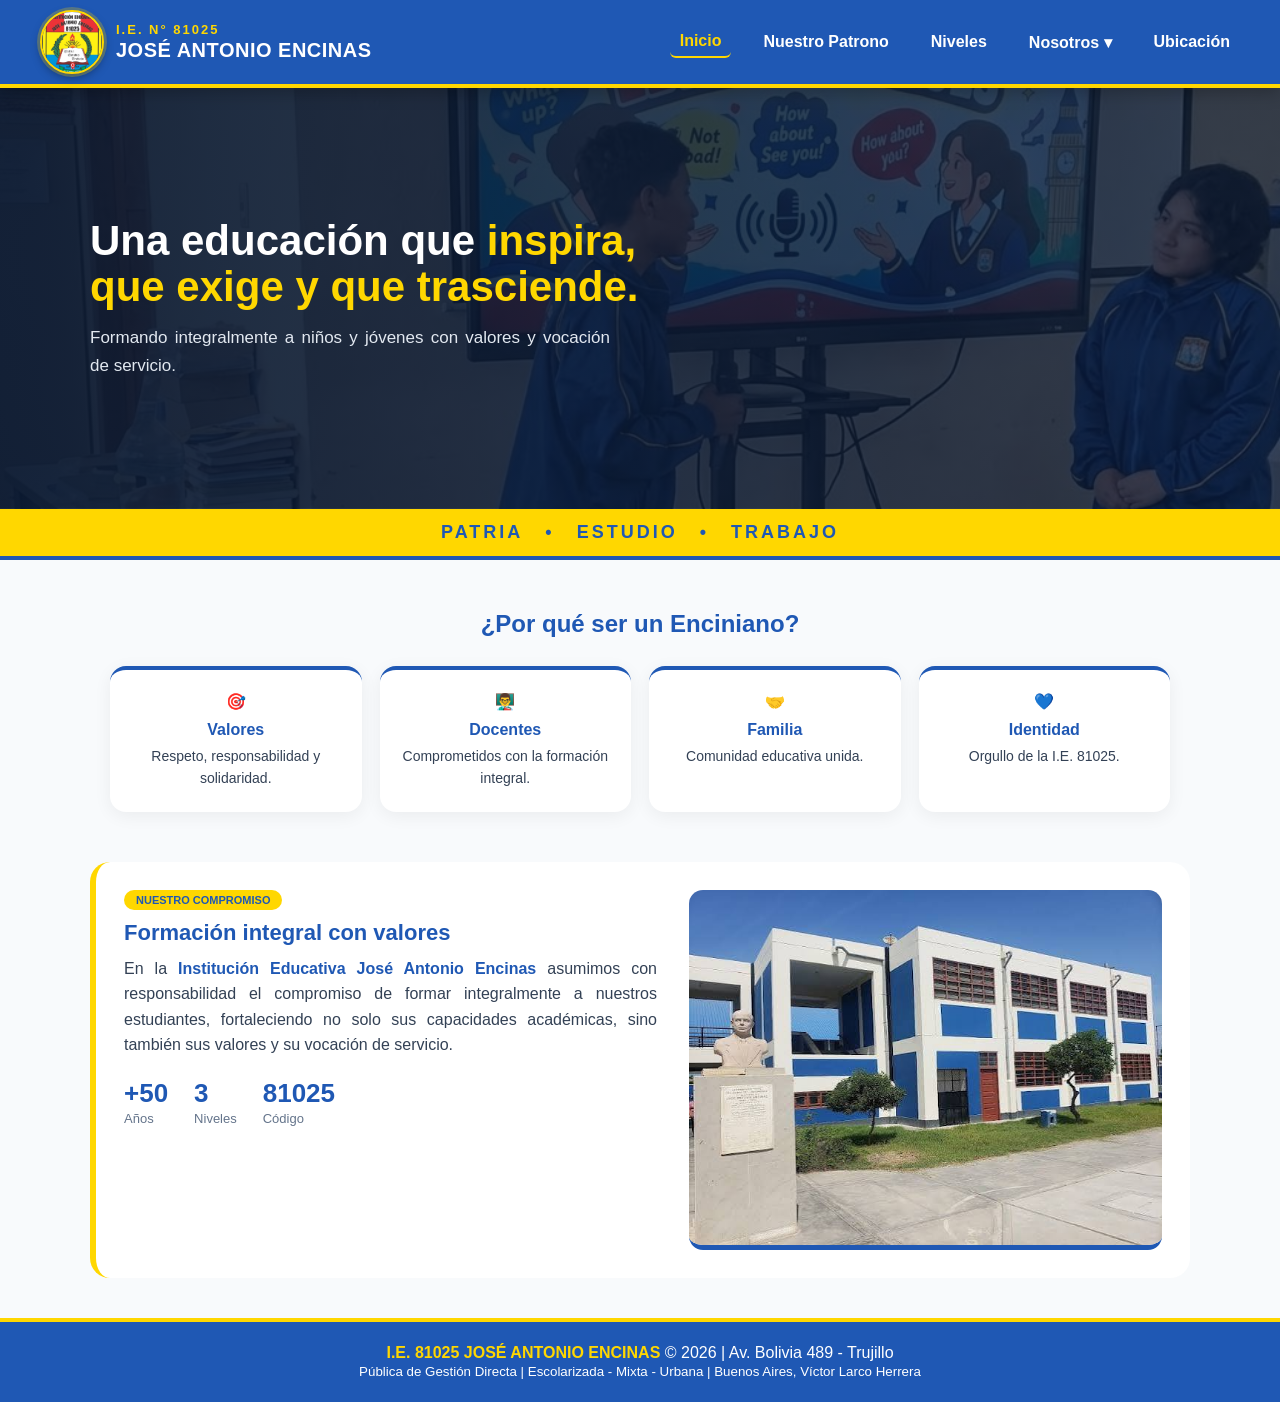
<file: index.html>
<!DOCTYPE html>
<html lang="es">
<head>
  <meta charset="UTF-8">
  <meta name="viewport" content="width=device-width, initial-scale=1.0">
  <meta name="description" content="Sitio oficial de la I.E. 81025 José Antonio Encinas - Trujillo">
  <title>I.E. 81025 JOSÉ ANTONIO ENCINAS</title>
  <link rel="stylesheet" href="css/style.css">
</head>
<body>

  <!-- Header / menú principal -->
  <header class="header-azul">
    <nav aria-label="Navegación principal" class="nav-container">
      <div class="logo">
        <img src="img/Cole.jpeg" alt="Insignia I.E. 81025 José Antonio Encinas" width="70" height="70">
        <h1>
          <small>I.E. N° 81025</small>
          JOSÉ ANTONIO ENCINAS
        </h1>
      </div>
      <!-- Botón ☰ solo en celular -->
      <button type="button" class="menu-toggle" id="menuToggleMobile" aria-label="Abrir menú de navegación">☰</button>
      <div class="menu" id="menuPrincipalNav">
        <a href="index.html" aria-current="page">Inicio</a>
        <a href="html/inspiracion.html">Nuestro Patrono</a>
        <a href="html/niveles.html">Niveles</a>
        <!-- Menú desplegable Nosotros -->
        <div class="dropdown">
          <button type="button" class="btn-menu-dropdown" id="btnNosotros" aria-expanded="false" aria-haspopup="true" aria-controls="menuNosotros">
            Nosotros ▾
          </button>
          <div id="menuNosotros" class="dropdown-menu" role="menu">
            <a href="html/mision.html" role="menuitem">Misión y Visión</a>
            <a href="html/resena.html" role="menuitem">Reseña Histórica</a>
          </div>
        </div>
        <a href="html/ubicacion.html">Ubicación</a>
      </div>
    </nav>
  </header>

  <!-- Portada principal -->
  <section class="hero" role="banner">
    <div class="hero-text">
      <h2>
        Una educación que
        <span>inspira, que exige y que trasciende.</span>
      </h2>
      <p class="hero-desc">
        Formando integralmente a niños y jóvenes con valores y vocación de servicio.
      </p>
    </div>
  </section>

  <!-- Lema del colegio -->
  <section class="lema-bar" aria-label="Lema institucional">
    <div class="lema-item">PATRIA</div>
    <div class="lema-dot" aria-hidden="true">•</div>
    <div class="lema-item">ESTUDIO</div>
    <div class="lema-dot" aria-hidden="true">•</div>
    <div class="lema-item">TRABAJO</div>
  </section>

  <main id="contenido">
    <!-- ¿Por qué ser Enciniano? -->
    <section class="pilares" aria-labelledby="titulo-pilares">
      <h3 id="titulo-pilares">¿Por qué ser un Enciniano?</h3>
      <div class="grid-4">
        <article class="pilar-card">
          <div class="icon" aria-hidden="true">🎯</div>
          <h4>Valores</h4>
          <p>Respeto, responsabilidad y solidaridad.</p>
        </article>
        <article class="pilar-card">
          <div class="icon" aria-hidden="true">👨‍🏫</div>
          <h4>Docentes</h4>
          <p>Comprometidos con la formación integral.</p>
        </article>
        <article class="pilar-card">
          <div class="icon" aria-hidden="true">🤝</div>
          <h4>Familia</h4>
          <p>Comunidad educativa unida.</p>
        </article>
        <article class="pilar-card">
          <div class="icon" aria-hidden="true">💙</div>
          <h4>Identidad</h4>
          <p>Orgullo de la I.E. 81025.</p>
        </article>
      </div>
    </section>
    <!-- Historia resumen + foto -->
    <section class="historia-resumen">
      <div class="historia-text">
        <span class="eyebrow">NUESTRO COMPROMISO</span>
        <h3>Formación integral con valores</h3>
        <p>
          En la <span class="colegio-resaltado">Institución Educativa José Antonio Encinas</span>
          asumimos con responsabilidad el compromiso de formar integralmente a nuestros
          estudiantes, fortaleciendo no solo sus capacidades académicas, sino también
          sus valores y su vocación de servicio.
        </p>
        <div class="stats">
          <div><strong>+50</strong><span>Años</span></div>
          <div><strong>3</strong><span>Niveles</span></div>
          <div><strong>81025</strong><span>Código</span></div>
        </div>
      </div>
      <div class="historia-img">
        <img src="img/col.avif" alt="Fachada del colegio José Antonio Encinas" loading="lazy">
      </div>
    </section>
  </main>

  <footer class="footer-azul">
    <p><strong>I.E. 81025 JOSÉ ANTONIO ENCINAS</strong> © 2026 | Av. Bolivia 489 - Trujillo</p>
    <small>Pública de Gestión Directa | Escolarizada - Mixta - Urbana | Buenos Aires, Víctor Larco Herrera</small>
  </footer>

  <script src="js/index.js"></script>
</body>
</html>
</file>
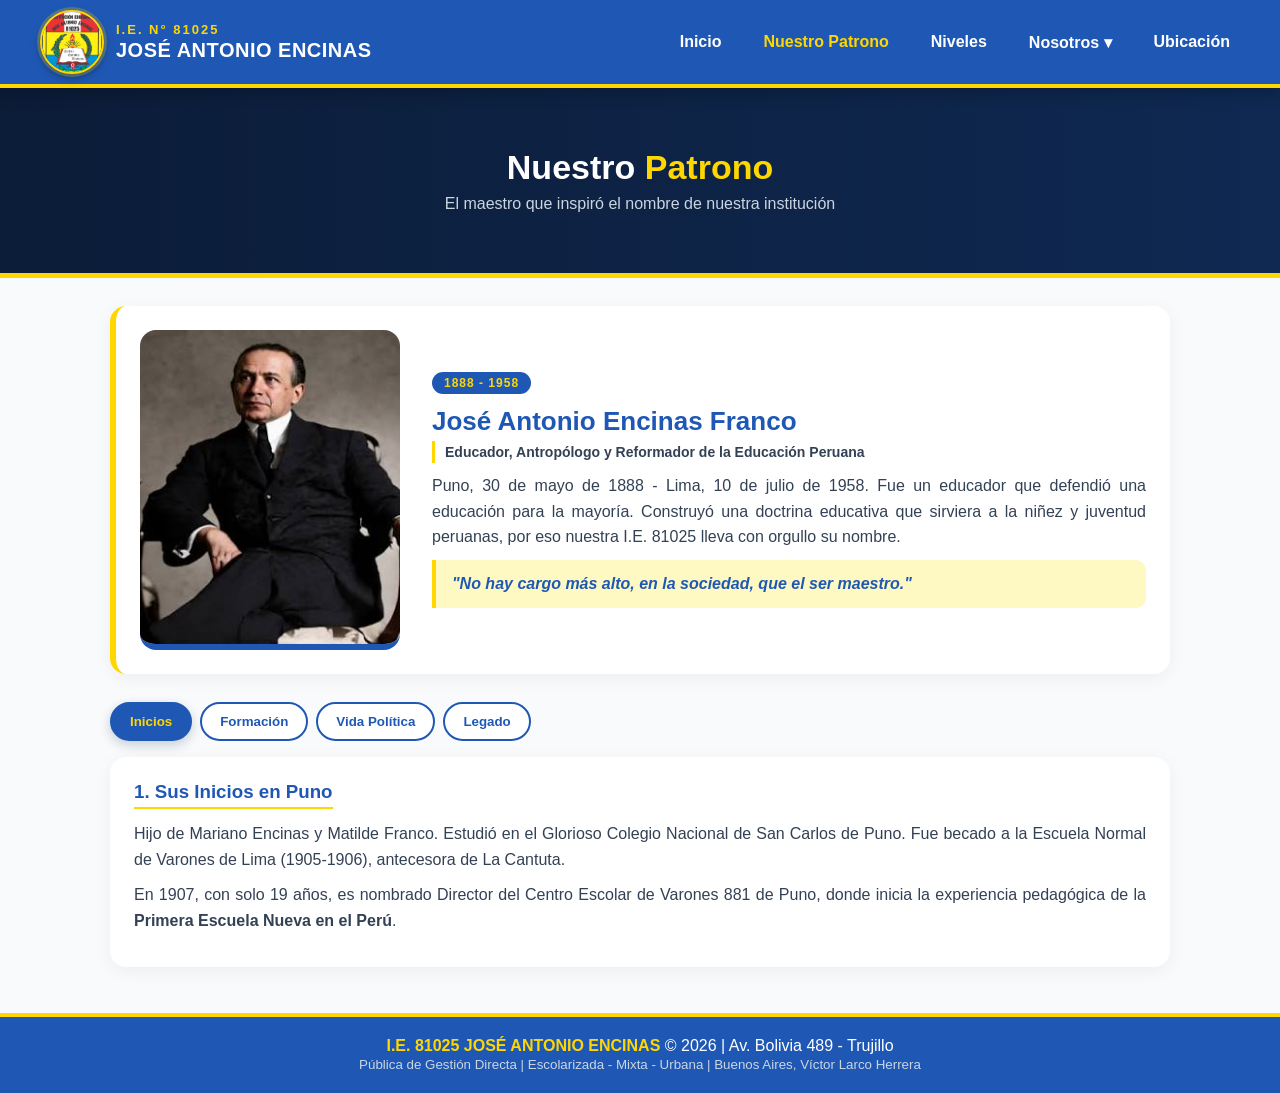
<file: html/inspiracion.html>
<!DOCTYPE html>
<html lang="es">
<head>
  <meta charset="UTF-8">
  <meta name="viewport" content="width=device-width, initial-scale=1">
  <meta name="description" content="Biografía de José Antonio Encinas Franco, patrono de la I.E. 81025">
  <title>Patrono | I.E. 81025 José Antonio Encinas</title>
  <link rel="stylesheet" href="../css/style.css">
  <link rel="stylesheet" href="../css/inspo.css">
</head>
<body>
<header class="header-azul">
  <nav aria-label="Navegación principal" class="nav-container">
    <div class="logo">
      <img src="../img/Cole.jpeg" alt="Insignia I.E. 81025" width="70" height="70">
      <h1><small>I.E. N° 81025</small>JOSÉ ANTONIO ENCINAS</h1>
    </div>
    <button type="button" class="menu-toggle" id="menuToggleMobile" aria-label="Abrir menú de navegación">☰</button>
    <div class="menu" id="menuPrincipalNav">
      <a href="../index.html">Inicio</a>
      <a href="inspiracion.html" class="active">Nuestro Patrono</a>
      <a href="niveles.html">Niveles</a>
      <div class="dropdown">
        <button type="button" class="btn-menu-dropdown" id="btnNosotros">Nosotros ▾</button>
        <div id="menuNosotros" class="dropdown-menu" role="menu">
          <a href="mision.html" role="menuitem">Misión y Visión</a>
          <a href="resena.html" role="menuitem">Reseña Histórica</a>
        </div>
      </div>
      <a href="ubicacion.html">Ubicación</a>
    </div>
  </nav>
</header>

  <section class="hero-mini" role="banner">
    <div class="hero-mini-content">
      <h2>Nuestro <span>Patrono</span></h2>
      <p>El maestro que inspiró el nombre de nuestra institución</p>
    </div>
  </section>

  <main id="contenido" class="patrono-wrap">
    <section class="card presentacion">
      <div class="presentacion-img">
        <img src="../img/Encinas.jpg" alt="Retrato de José Antonio Encinas Franco">
      </div>
      <div class="presentacion-texto">
        <span class="badge">1888 - 1958</span>
        <h2>José Antonio Encinas Franco</h2>
        <p class="cargo">Educador, Antropólogo y Reformador de la Educación Peruana</p>
        <p class="resumen">
          Puno, 30 de mayo de 1888 - Lima, 10 de julio de 1958. Fue un educador que defendió
          una educación para la mayoría. Construyó una doctrina educativa que sirviera a la
          niñez y juventud peruanas, por eso nuestra I.E. 81025 lleva con orgullo su nombre.
        </p>
        <blockquote class="frase">
          "No hay cargo más alto, en la sociedad, que el ser maestro."
        </blockquote>
      </div>
    </section>
    <div class="tabs" role="tablist" aria-label="Biografía de Encinas">
      <button role="tab" aria-selected="true" aria-controls="tab1" id="btn-tab1" class="tab-btn active">Inicios</button>
      <button role="tab" aria-selected="false" aria-controls="tab2" id="btn-tab2" class="tab-btn">Formación</button>
      <button role="tab" aria-selected="false" aria-controls="tab3" id="btn-tab3" class="tab-btn">Vida Política</button>
      <button role="tab" aria-selected="false" aria-controls="tab4" id="btn-tab4" class="tab-btn">Legado</button>
    </div>
    <div class="tabs-contenido">
      <section id="tab1" role="tabpanel" aria-labelledby="btn-tab1" class="card tab-panel active">
        <h3>1. Sus Inicios en Puno</h3>
        <p>
          Hijo de Mariano Encinas y Matilde Franco. Estudió en el Glorioso Colegio Nacional
          de San Carlos de Puno. Fue becado a la Escuela Normal de Varones de Lima (1905-1906),
          antecesora de La Cantuta.
        </p>
        <p>
          En 1907, con solo 19 años, es nombrado Director del Centro Escolar de Varones 881 de Puno,
          donde inicia la experiencia pedagógica de la <strong>Primera Escuela Nueva en el Perú</strong>.
        </p>
      </section>
      <section id="tab2" role="tabpanel" aria-labelledby="btn-tab2" class="card tab-panel" hidden>
        <h3>2. Formación Internacional</h3>
        <ul class="lista">
          <li>Bachiller y Doctor en Letras y Jurisprudencia - UNMSM</li>
          <li>M.Sc. en Antropología - Universidad de Cambridge, Inglaterra</li>
          <li>Doctor en Ciencias de la Educación - Universidad de La Sorbona, París</li>
          <li>Estudios en Bolonia, Padua y Oxford. Becario Carnegie 1927</li>
          <li>Profesor de Psicología en la Universidad de San Carlos de Guatemala</li>
        </ul>
      </section>
      <section id="tab3" role="tabpanel" aria-labelledby="btn-tab3" class="card tab-panel" hidden>
        <h3>3. Vida Política y Exilio</h3>
        <p>
          Diputado por Puno en 1919 para la Asamblea que dio la Constitución de 1920.
          Diputado por Lima hasta 1924. Su oposición a la reelección de Leguía le valió ser
          deportado a Guatemala.
        </p>
        <p>
          A su retorno en 1930 tras la caída de Leguía, fue nombrado <strong>Rector de la
          Universidad Nacional Mayor de San Marcos en 1931</strong>. Entre 1933 y 1950 fue
          desterrado 3 veces. Senador por Puno en 1945 y reelecto en 1950.
        </p>
      </section>
      <section id="tab4" role="tabpanel" aria-labelledby="btn-tab4" class="card tab-panel destacado" hidden>
        <h3>4. Su Legado: El Plan Dalton</h3>
        <p>
          El 30 de mayo de 1933 funda junto a sus hermanos el <strong>Colegio Dalton en Lince, Lima</strong>,
          para poner en práctica el innovador sistema de la pedagoga norteamericana Helen Parkhurst.
        </p>
        <p>
          <strong>¿Por qué nuestro colegio lleva su nombre?</strong> Porque Encinas luchó por una escuela
          pública, gratuita, crítica y centrada en el niño, no en la memorización. Su obra
          <em>"Un Ensayo de Escuela Nueva en el Perú"</em> (1932) es la base de la educación moderna peruana.
        </p>
        <button class="btn-libros" id="btnObras" aria-expanded="false" aria-controls="obras">
          Ver sus obras principales ▾
        </button>
        <div id="obras" class="obras-ocultas" hidden>
          <p>
            • Un Ensayo de escuela nueva en el Perú<br>
            • La educación: su función social<br>
            • Causas de la Criminalidad Indígena<br>
            • Historia de las universidades de Bolonia y Padua
          </p>
        </div>
      </section>
    </div>
  </main>

  <footer class="footer-azul">
    <p><strong>I.E. 81025 JOSÉ ANTONIO ENCINAS</strong> © 2026 | Av. Bolivia 489 - Trujillo</p>
    <small>Pública de Gestión Directa | Escolarizada - Mixta - Urbana | Buenos Aires, Víctor Larco Herrera</small>
  </footer>

  <script src="../js/inspo.js"></script>
</body>
</html>
</file>
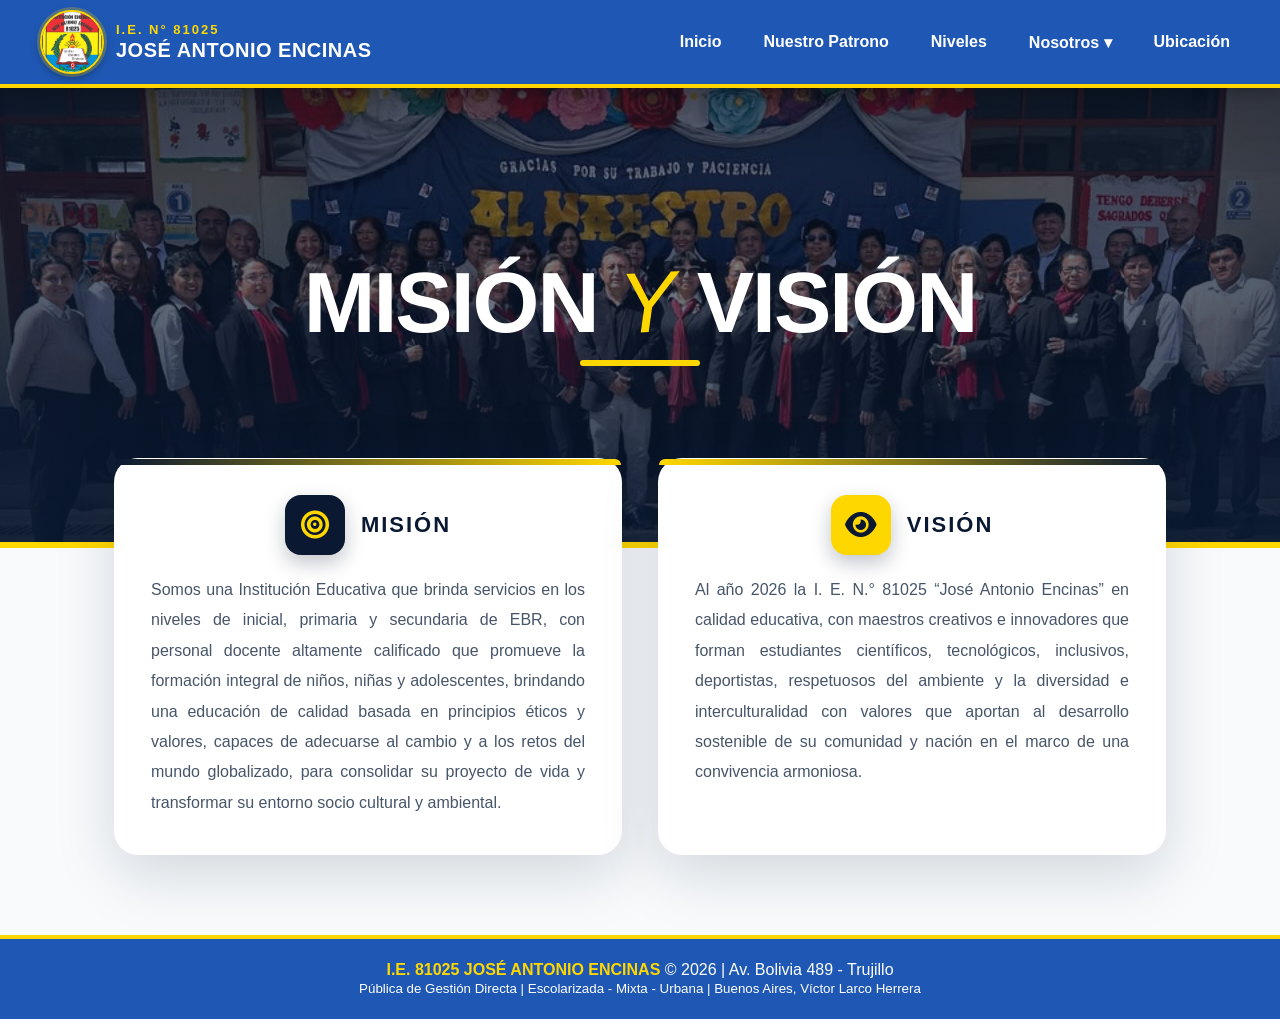
<file: html/mision.html>
<!DOCTYPE html>
<html lang="es">
<head>
  <meta charset="UTF-8">
  <meta name="viewport" content="width=device-width, initial-scale=1.0">
  <title>Misión y Visión | I.E. 81025 José Antonio Encinas</title>
  <link rel="stylesheet" href="../css/style.css">
  <link rel="stylesheet" href="../css/mision.css">
  <link rel="stylesheet" href="https://cdnjs.cloudflare.com/ajax/libs/font-awesome/6.5.0/css/all.min.css">
</head>
<body>

  <!-- Cabecera centrada -->
  <header class="header-azul">
    <nav aria-label="Navegación principal" class="nav-container">
      <!-- Logo centrado -->
      <div class="logo">
        <img src="../img/Cole.jpeg" alt="Insignia I.E. 81025" width="70" height="70">
        <h1><small>I.E. N° 81025</small> JOSÉ ANTONIO ENCINAS</h1>
      </div>
      <!-- Botón ☰ solo en celular -->
      <button type="button" class="menu-toggle" id="menuToggleMobile" aria-label="Abrir menú">☰</button>
      <!-- Menú centrado -->
      <div class="menu" id="menuPrincipalNav">
        <a href="../index.html">Inicio</a>
        <a href="inspiracion.html">Nuestro Patrono</a>
        <a href="niveles.html">Niveles</a>
        <div class="dropdown">
          <button type="button" class="btn-menu-dropdown" id="btnNosotros" aria-expanded="false" aria-haspopup="true" aria-controls="menuNosotros">
            Nosotros ▾
          </button>
          <div id="menuNosotros" class="dropdown-menu" role="menu">
            <a href="mision.html" role="menuitem" aria-current="page">Misión y Visión</a>
            <a href="resena.html" role="menuitem">Reseña Histórica</a>
          </div>
        </div>
        <a href="ubicacion.html">Ubicación</a>
      </div>
    </nav>
  </header>

  <section class="hero-mv">
    <div class="hero-bg-real"></div>
    <div class="hero-overlay"></div>
    <div class="hero-text">
      <h1>MISIÓN <span>Y</span> VISIÓN</h1>
      <div class="barra-hero"></div>
    </div>
  </section>

  <main class="wrap">
    <div class="cards-mision-vision">
      <article class="card-mv mision" tabindex="0">
        <div class="card-header">
          <div class="icon-box"><i class="fa-solid fa-bullseye"></i></div>
          <h2>MISIÓN</h2>
        </div>
        <p>
          Somos una Institución Educativa que brinda servicios en los niveles de inicial, primaria y secundaria de EBR, con personal docente altamente calificado que promueve la formación integral de niños, niñas y adolescentes, brindando una educación de calidad basada en principios éticos y valores, capaces de adecuarse al cambio y a los retos del mundo globalizado, para consolidar su proyecto de vida y transformar su entorno socio cultural y ambiental.
        </p>
      </article>
      <article class="card-mv vision" tabindex="0">
        <div class="card-header">
          <div class="icon-box amarillo"><i class="fa-solid fa-eye"></i></div>
          <h2>VISIÓN</h2>
        </div>
        <p>
          Al año 2026 la I. E. N.° 81025 “José Antonio Encinas” en calidad educativa, con maestros creativos e innovadores que forman estudiantes científicos, tecnológicos, inclusivos, deportistas, respetuosos del ambiente y la diversidad e interculturalidad con valores que aportan al desarrollo sostenible de su comunidad y nación en el marco de una convivencia armoniosa.
        </p>
      </article>
    </div>
  </main>
  <footer class="footer-azul">
    <p><strong>I.E. 81025 JOSÉ ANTONIO ENCINAS</strong> © 2026 | Av. Bolivia 489 - Trujillo</p>
    <small>Pública de Gestión Directa | Escolarizada - Mixta - Urbana | Buenos Aires, Víctor Larco Herrera</small>
  </footer>
  <script src="../js/mision.js"></script>
</body>
</html>
</file>
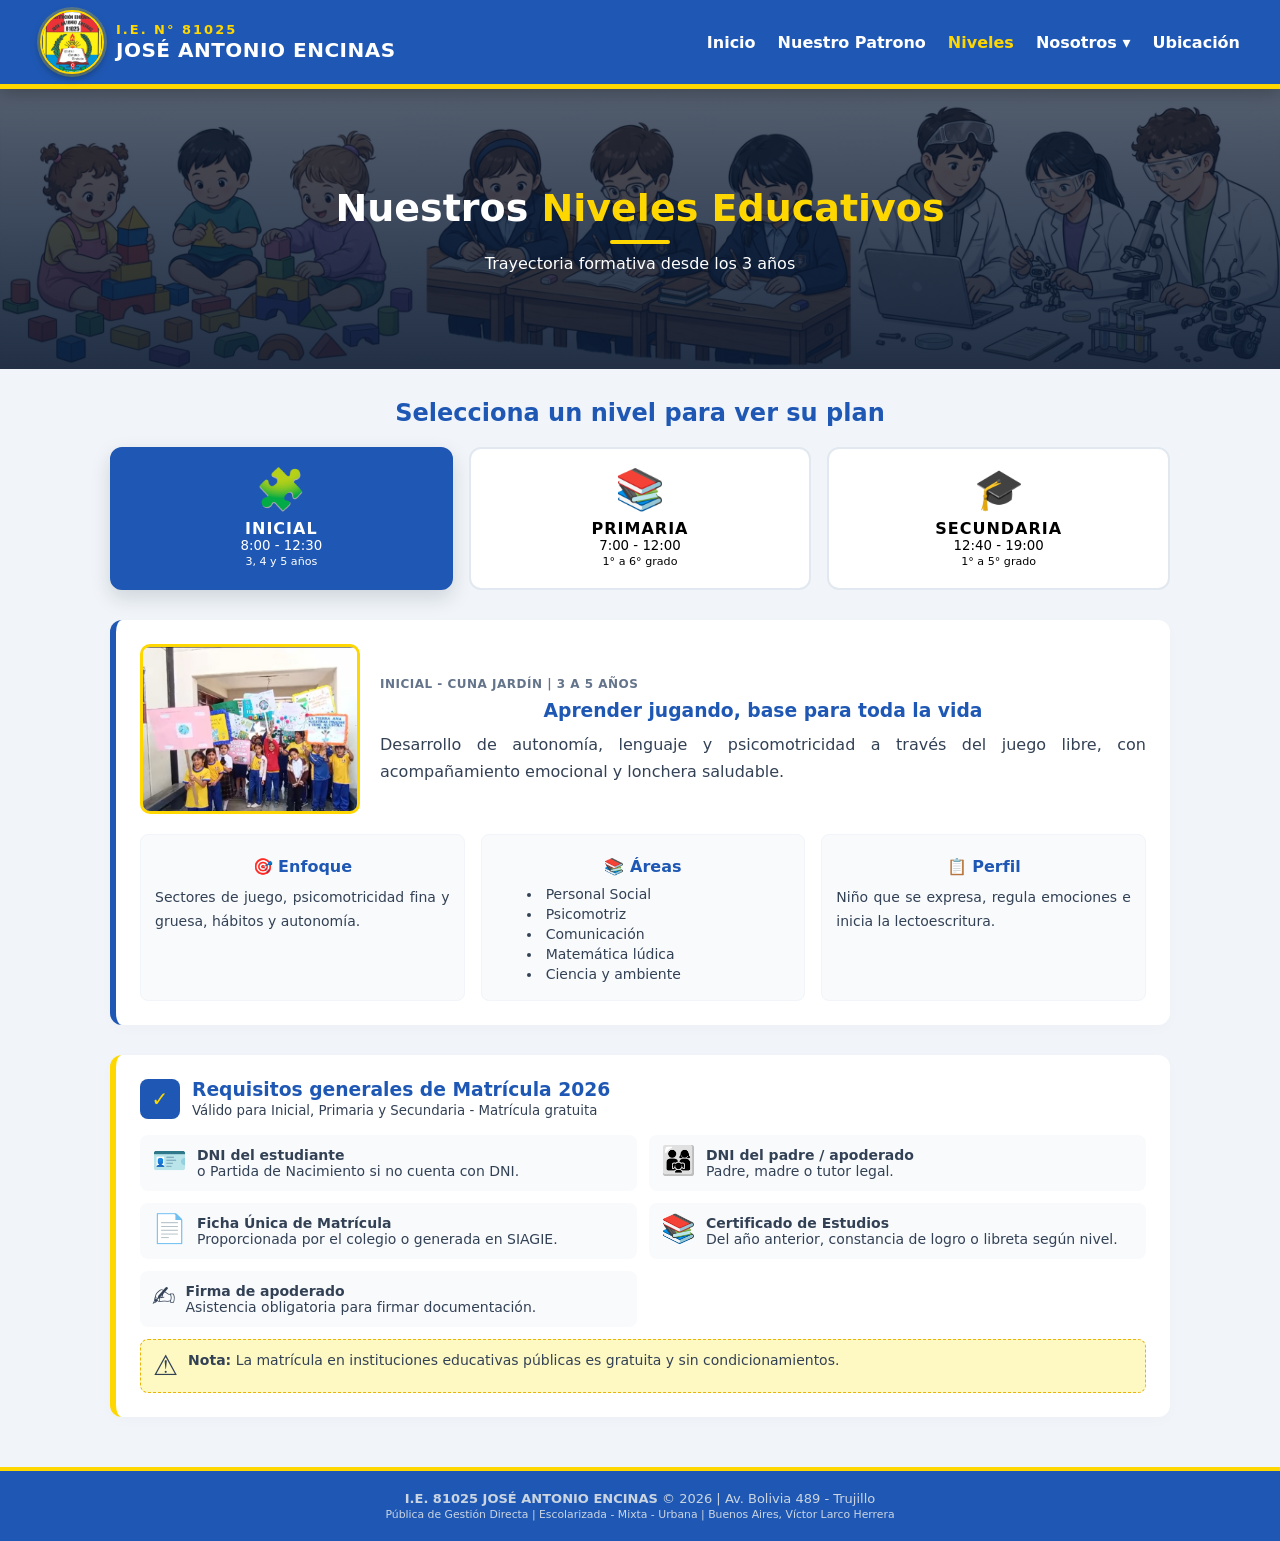
<file: html/niveles.html>
<!DOCTYPE html>
<html lang="es">
<head>
  <meta charset="UTF-8">
  <meta name="viewport" content="width=device-width,initial-scale=1">
  <title>Niveles | I.E. 81025 JOSÉ ANTONIO ENCINAS</title>
  <link rel="stylesheet" href="../css/niveles.css">
</head>
<body>
<header class="header-azul">
  <nav>
    <a href="index.html" class="logo">
      <img src="../img/Cole.jpeg" alt="Insignia">
      <h1><small>I.E. N° 81025</small> JOSÉ ANTONIO ENCINAS</h1>
    </a>
    <button class="menu-toggle" aria-label="Abrir menú">☰</button>
    <div class="menu">
      <a href="../index.html">Inicio</a>
      <a href="inspiracion.html">Nuestro Patrono</a>
      <a href="niveles.html" class="active">Niveles</a>
      <div class="dropdown">
        <button type="button" class="btn-menu-dropdown">Nosotros ▾</button>
        <div id="menuNosotros" class="dropdown-menu">
          <a href="mision.html">Misión y Visión</a>
          <a href="resena.html">Reseña Histórica</a>
        </div>
      </div>
      <a href="ubicacion.html">Ubicación</a>
    </div>
  </nav>
</header>

<section class="hero-niveles">
  <div class="hero-niveles-bg"></div>
  <div class="hero-niveles-text"><h2>Nuestros <span>Niveles Educativos</span></h2><div class="barra-hero"></div><p>Trayectoria formativa desde los 3 años</p></div>
</section>

<main id="contenido">
  <!-- Horarios -->
  <section class="horarios-wrap">
    <h3 class="titulo-seccion">Selecciona un nivel para ver su plan</h3>
    <div class="grid-3">
      <button class="hor-card active" data-nivel="inicial"><div class="hor-icon ini">🧩</div><strong>INICIAL</strong><p>8:00 - 12:30</p><small>3, 4 y 5 años</small></button>
      <button class="hor-card" data-nivel="primaria"><div class="hor-icon pri">📚</div><strong>PRIMARIA</strong><p>7:00 - 12:00</p><small>1° a 6° grado</small></button>
      <button class="hor-card" data-nivel="secundaria"><div class="hor-icon sec">🎓</div><strong>SECUNDARIA</strong><p>12:40 - 19:00</p><small>1° a 5° grado</small></button>
    </div>
  </section>

  <!-- Detalle -->
  <section class="detalle-wrap">
    <!-- Inicial -->
    <article id="det-inicial" class="detalle-nivel activo">
      <div class="detalle-top">
        <img src="../img/inicial.jpeg" alt="Niño de inicial en actividad" class="foto-nivel">
        <div>
          <span class="nivel-tag ini">INICIAL - CUNA JARDÍN | 3 a 5 años</span>
          <h3>Aprender jugando, base para toda la vida</h3>
          <p>Desarrollo de autonomía, lenguaje y psicomotricidad a través del juego libre, con acompañamiento emocional y lonchera saludable.</p>
        </div>
      </div>
      <div class="detalle-grid">
        <div><h4>🎯 Enfoque</h4><p>Sectores de juego, psicomotricidad fina y gruesa, hábitos y autonomía.</p></div>
        <div><h4>📚 Áreas</h4><ul><li>Personal Social</li><li>Psicomotriz</li><li>Comunicación</li><li>Matemática lúdica</li><li>Ciencia y ambiente</li></ul></div>
        <div><h4>📋 Perfil</h4><p>Niño que se expresa, regula emociones e inicia la lectoescritura.</p></div>
      </div>
    </article>
    <!-- Primaria -->
    <article id="det-primaria" class="detalle-nivel">
      <div class="detalle-top">
        <img src="../img/primaria.jpg" alt="Primaria" class="foto-nivel">
        <div>
          <span class="nivel-tag pri">PRIMARIA - EBR | 1° a 6° grado</span>
          <h3>Consolidación de competencias fundamentales</h3>
          <p>Aprendizaje por competencias con evaluación formativa, plan lector y razonamiento matemático.</p>
        </div>
      </div>
      <div class="detalle-grid">
        <div><h4>🎯 Enfoque</h4><p>Acompañamiento tutorial permanente y trabajo por proyectos.</p></div>
        <div><h4>📚 Áreas fortalecidas</h4><ul><li>Comunicación y Plan Lector</li><li>Matemática y Razonamiento</li><li>Ciencia y Tecnología</li><li>Personal Social + Inglés</li></ul></div>
        <div><h4>🏅 Logros</h4><p>Participación en concursos de comprensión lectora y matemática - ONEM Primaria.</p></div>
      </div>
    </article>
    <!-- Secundaria -->
    <article id="det-secundaria" class="detalle-nivel">
      <div class="detalle-top">
        <img src="../img/secundaria.jpg" alt="Secundaria" class="foto-nivel">
        <div>
          <span class="nivel-tag sec">SECUNDARIA - EBR | 1° a 5° grado</span>
          <h3>Formación para el trabajo y ciudadanía</h3>
          <p>Desarrollo de pensamiento crítico, proyecto de vida y competencias técnicas para postular a superior.</p>
        </div>
      </div>
      <div class="detalle-grid">
        <div><h4>🎯 Enfoque</h4><p>Proyecto de vida, ciudadanía y orientación vocacional.</p></div>
        <div><h4>📚 Áreas</h4><ul><li>Desarrollo Personal y Ciudadanía</li><li>Matemática</li><li>Comunicación</li><li>Ciencia y Tecnología (CyT)</li></ul></div>
        <div><h4>🎓 Perfil</h4><p>Joven con valores encinianos, capaz de postular a universidad e instituto.</p></div>
      </div>
    </article>
  </section>

  <!-- Requisitos -->
  <section class="requisitos-wrap">
    <div class="requisitos-card">
      <div class="req-head">
        <span class="req-icon">✓</span>
        <div>
          <h3>Requisitos generales de Matrícula 2026</h3>
          <small>Válido para Inicial, Primaria y Secundaria - Matrícula gratuita</small>
        </div>
      </div>
      <div class="req-grid">
        <div class="req-item"><span>🪪</span><p><strong>DNI del estudiante</strong><br>o Partida de Nacimiento si no cuenta con DNI.</p></div>
        <div class="req-item"><span>👨‍👩‍👧</span><p><strong>DNI del padre / apoderado</strong><br>Padre, madre o tutor legal.</p></div>
        <div class="req-item"><span>📄</span><p><strong>Ficha Única de Matrícula</strong><br>Proporcionada por el colegio o generada en SIAGIE.</p></div>
        <div class="req-item"><span>📚</span><p><strong>Certificado de Estudios</strong><br>Del año anterior, constancia de logro o libreta según nivel.</p></div>
        <div class="req-item"><span>✍️</span><p><strong>Firma de apoderado</strong><br>Asistencia obligatoria para firmar documentación.</p></div>
        <div class="req-item nota"><span>⚠️</span><p><strong>Nota:</strong> La matrícula en instituciones educativas públicas es gratuita y sin condicionamientos.</p></div>
      </div>
    </div>
  </section>
</main>
<footer class="footer-azul">
  <p><strong>I.E. 81025 JOSÉ ANTONIO ENCINAS</strong> © 2026 | Av. Bolivia 489 - Trujillo</p>
  <small>Pública de Gestión Directa | Escolarizada - Mixta - Urbana | Buenos Aires, Víctor Larco Herrera</small>
</footer>
<script src="../js/niveles.js"></script>
</body>
</html>
</file>
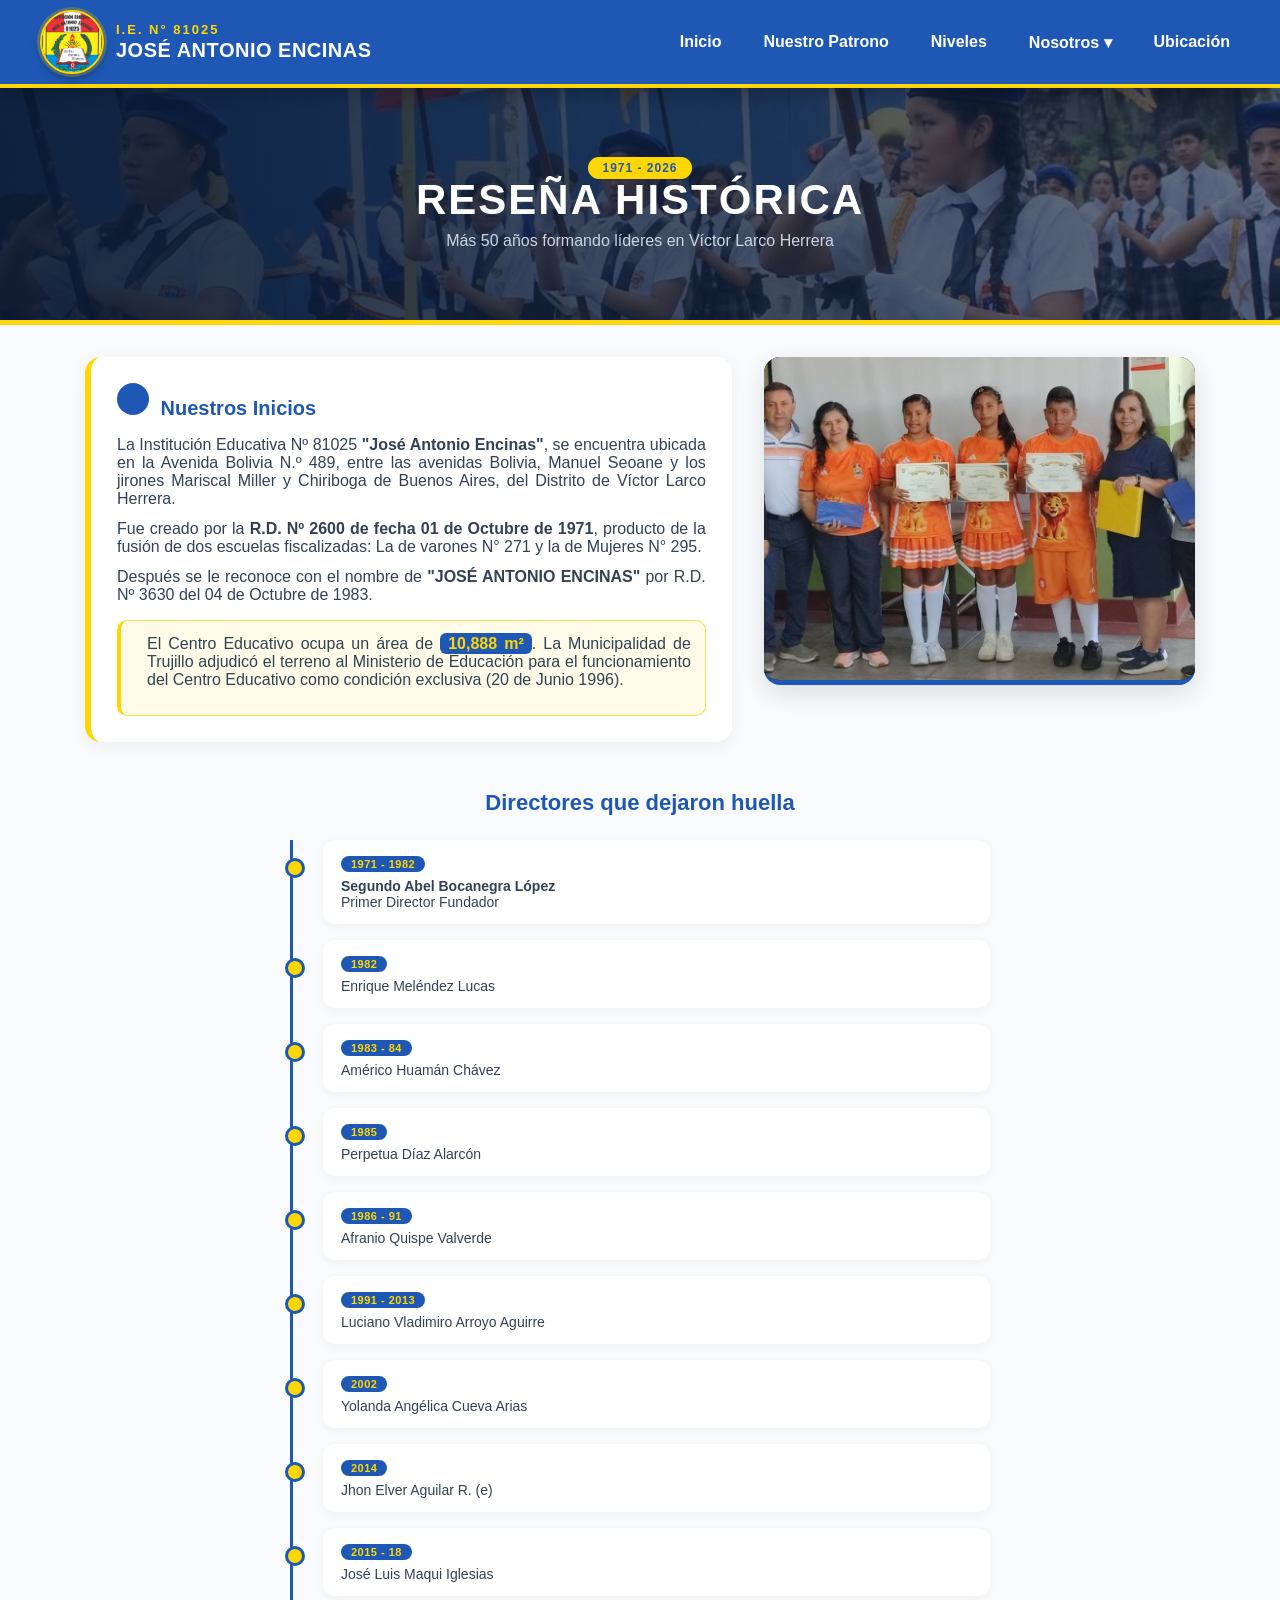
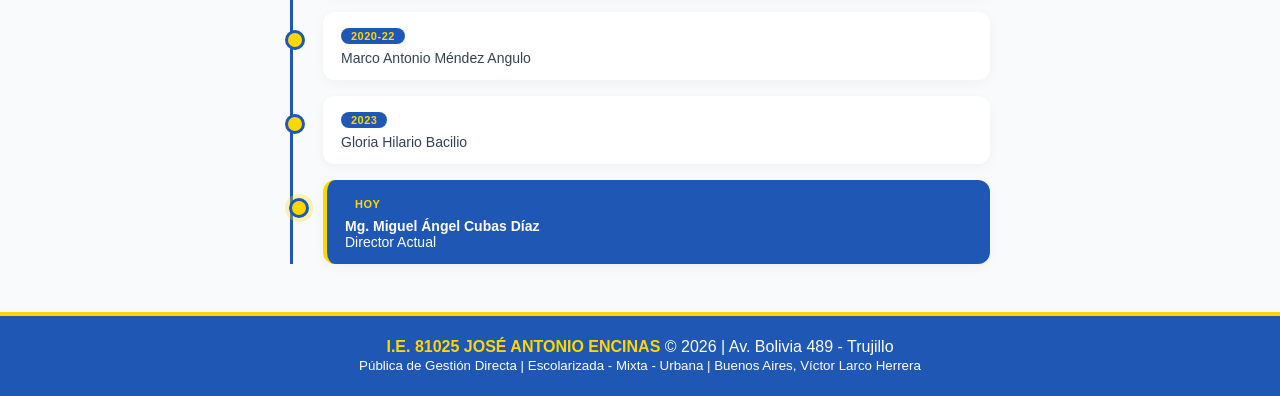
<file: html/resena.html>
<!DOCTYPE html>
<html lang="es">
<head>
    <meta charset="UTF-8">
    <meta name="viewport" content="width=device-width, initial-scale=1.0">
    <meta name="description" content="Reseña histórica de la I.E. 81025 José Antonio Encinas - 54 años de historia">
    <title>Reseña Histórica | I.E. 81025 José Antonio Encinas</title>
    <link rel="stylesheet" href="../css/style.css">
    <link rel="stylesheet" href="../css/resena.css">
</head>

<body>
    <header class="header-azul">
        <nav aria-label="Navegación principal" class="nav-container">
            <div class="logo">
                <img src="../img/Cole.jpeg" alt="Insignia I.E. 81025" width="70" height="70">
                <h1><small>I.E. N° 81025</small>JOSÉ ANTONIO ENCINAS</h1>
            </div>
            <button type="button" class="menu-toggle" id="menuToggleMobile" aria-label="Abrir menú de navegación">☰</button>
            <div class="menu" id="menuPrincipalNav">
                <a href="../index.html">Inicio</a>
                <a href="inspiracion.html">Nuestro Patrono</a>
                <a href="niveles.html">Niveles</a>
                <div class="dropdown">
                    <button type="button" class="btn-menu-dropdown" id="btnNosotrosIndividual">Nosotros ▾</button>
                    <div id="menuNosotrosIndividual" class="dropdown-menu" role="menu">
                        <a href="mision.html" role="menuitem">Misión y Visión</a>
                        <a href="resena.html" role="menuitem">Reseña Histórica</a>
                    </div>
                </div>
                <a href="ubicacion.html">Ubicación</a>
            </div>
        </nav>
    </header>
    <section class="resena-hero" role="banner">
        <div class="hero-overlay"></div>
        <div class="hero-content">
            <span class="badge-hero">1971 - 2026</span>
            <h1>RESEÑA HISTÓRICA</h1>
            <p>Más 50 años formando líderes en Víctor Larco Herrera</p>
        </div>
    </section>
    <main id="contenido" class="contenedor-resena">
        <div class="grid-historia">
            <div class="texto-historico">
                <h2>
                    <i class="fa-solid fa-landmark" aria-hidden="true"></i> Nuestros Inicios
                </h2>
                <p>
                    La Institución Educativa Nº 81025 <strong>"José Antonio Encinas"</strong>, se encuentra ubicada en la Avenida Bolivia N.º 489, entre las avenidas Bolivia, Manuel Seoane y los jirones Mariscal Miller y Chiriboga de Buenos Aires, del Distrito de Víctor Larco Herrera.
                </p>
                <p>
                    Fue creado por la <strong>R.D. Nº 2600 de fecha 01 de Octubre de 1971</strong>, producto de la fusión de dos escuelas fiscalizadas: La de varones N° 271 y la de Mujeres N° 295.
                </p>
                <p>
                    Después se le reconoce con el nombre de <strong>"JOSÉ ANTONIO ENCINAS"</strong> por R.D. Nº 3630 del 04 de Octubre de 1983.
                </p>
                <div class="dato-terreno">
                    <i class="fa-solid fa-map-location-dot" aria-hidden="true"></i>
                    <p>
                        El Centro Educativo ocupa un área de <span class="badge">10,888 m²</span>. La Municipalidad de Trujillo adjudicó el terreno al Ministerio de Educación para el funcionamiento del Centro Educativo como condición exclusiva (20 de Junio 1996).
                    </p>
                </div>
            </div>
            <div class="carrusel-auto" aria-label="Galería de fotos históricas">
                <div class="slides">
                    <img src="../img/img1.jpeg" alt="Premiación de estudiantes 1" class="slide active">
                    <img src="../img/img2.jpg" alt="Premiación de estudiantes 2" class="slide">
                    <img src="../img/img3.jpg" alt="Fachada del colegio" class="slide">
                    <img src="../img/img4.jpg" alt="Estudiantes en actividad" class="slide">
                </div>
                <div class="carrusel-dots" role="tablist" aria-label="Controles de galería"></div>
            </div>
        </div>
        <section aria-labelledby="titulo-directores">
            <h2 id="titulo-directores" class="titulo-directores">
                <i class="fa-solid fa-users" aria-hidden="true"></i> Directores que dejaron huella
            </h2>
            <div class="timeline">
                <div class="timeline-item">
                    <span>1971 - 1982</span>
                    <p><strong>Segundo Abel Bocanegra López</strong><br>Primer Director Fundador</p>
                </div>
                <div class="timeline-item">
                    <span>1982</span>
                    <p>Enrique Meléndez Lucas</p>
                </div>
                <div class="timeline-item">
                    <span>1983 - 84</span>
                    <p>Américo Huamán Chávez</p>
                </div>
                <div class="timeline-item">
                    <span>1985</span>
                    <p>Perpetua Díaz Alarcón</p>
                </div>
                <div class="timeline-item">
                    <span>1986 - 91</span>
                    <p>Afranio Quispe Valverde</p>
                </div>
                <div class="timeline-item">
                    <span>1991 - 2013</span>
                    <p>Luciano Vladimiro Arroyo Aguirre</p>
                </div>
                <div class="timeline-item">
                    <span>2002</span>
                    <p>Yolanda Angélica Cueva Arias</p>
                </div>
                <div class="timeline-item">
                    <span>2014</span>
                    <p>Jhon Elver Aguilar R. (e)</p>
                </div>
                <div class="timeline-item">
                    <span>2015 - 18</span>
                    <p>José Luis Maqui Iglesias</p>
                </div>
                <div class="timeline-item">
                    <span>2020-22</span>
                    <p>Marco Antonio Méndez Angulo</p>
                </div>
                <div class="timeline-item">
                    <span>2023</span>
                    <p>Gloria Hilario Bacilio</p>
                </div>
                <div class="timeline-item actual">
                    <span>HOY</span>
                    <p><strong>Mg. Miguel Ángel Cubas Díaz</strong><br>Director Actual</p>
                </div>
            </div>
        </section>
    </main>
    <footer class="footer-azul">
        <p><strong>I.E. 81025 JOSÉ ANTONIO ENCINAS</strong> © 2026 | Av. Bolivia 489 - Trujillo</p>
        <small>Pública de Gestión Directa | Escolarizada - Mixta - Urbana | Buenos Aires, Víctor Larco Herrera</small>
    </footer>
    <script src="../js/resena.js"></script>
</body>
</html>
</file>
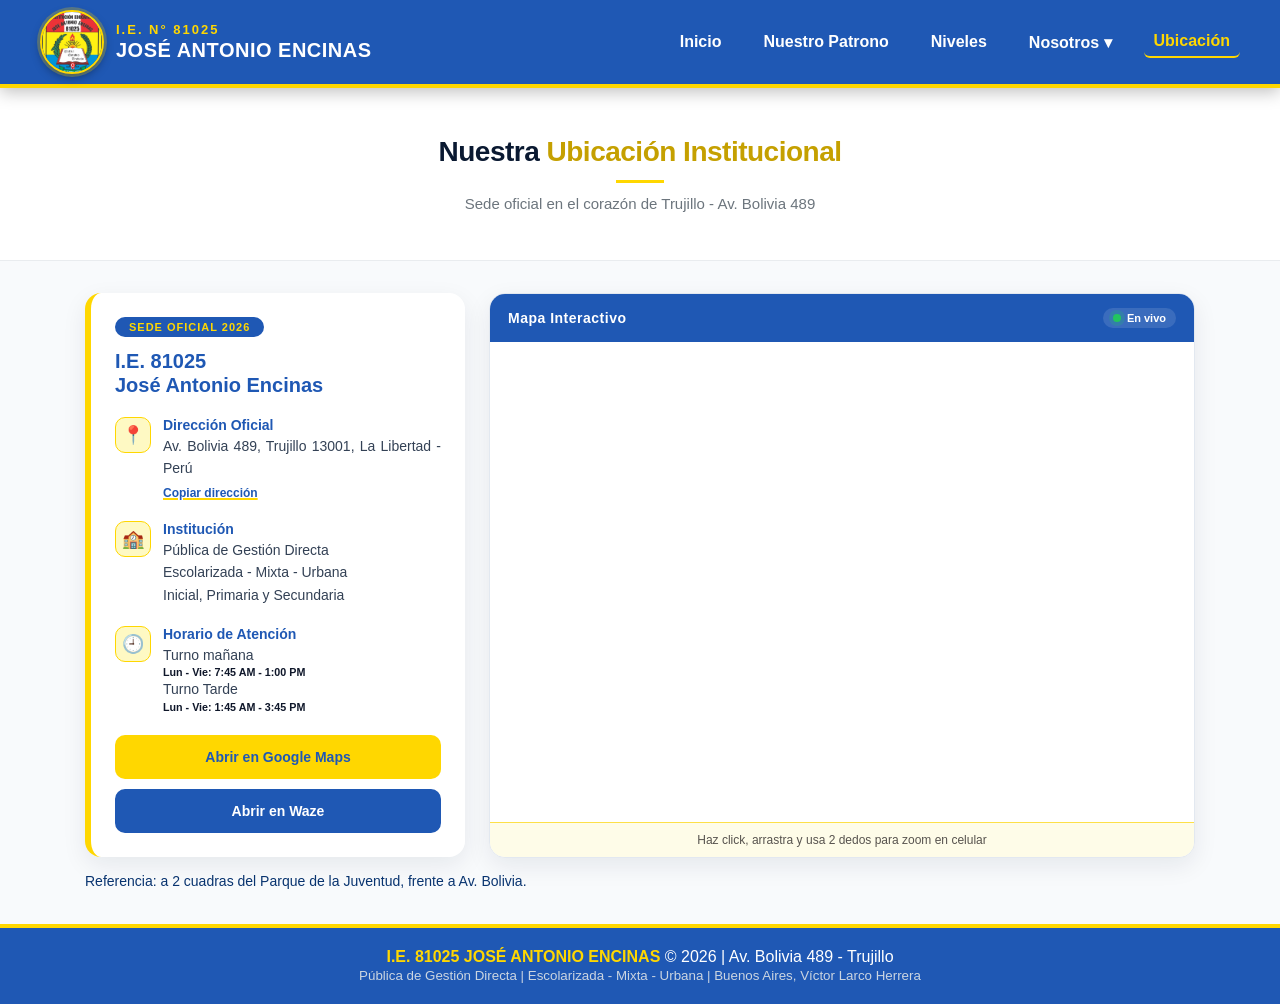
<file: html/ubicacion.html>
<!DOCTYPE html>
<html lang="es">
<head>
  <meta charset="UTF-8">
  <meta name="viewport" content="width=device-width, initial-scale=1">
  <meta name="description" content="Ubicación oficial de la I.E. 81025 José Antonio Encinas - Av. Bolivia 489 Trujillo">
  <title>Ubicación | I.E. 81025 José Antonio Encinas</title>
  <link rel="stylesheet" href="../css/style.css">
  <link rel="stylesheet" href="../css/ubicacion.css">
</head>
<body>

  <!-- Header / menú principal -->
  <header class="header-azul">
    <nav aria-label="Navegación principal" class="nav-container">
      <div class="logo">
        <img src="../img/Cole.jpeg" alt="Insignia I.E. 81025 José Antonio Encinas" width="70" height="70">
        <h1>
          <small>I.E. N° 81025</small>
          JOSÉ ANTONIO ENCINAS
        </h1>
      </div>
      <!-- Botón ☰ solo en celular -->
      <button type="button" class="menu-toggle" id="menuToggleMobile" aria-label="Abrir menú de navegación">☰</button>
      <div class="menu" id="menuPrincipalNav">
        <a href="../index.html">Inicio</a>
        <a href="inspiracion.html">Nuestro Patrono</a>
        <a href="niveles.html">Niveles</a>
        <!-- Menú desplegable Nosotros -->
        <div class="dropdown">
          <button type="button" class="btn-menu-dropdown" id="btnNosotros" aria-expanded="false" aria-haspopup="true" aria-controls="menuNosotros">
            Nosotros ▾
          </button>
          <div id="menuNosotros" class="dropdown-menu" role="menu">
            <a href="mision.html" role="menuitem">Misión y Visión</a>
            <a href="resena.html" role="menuitem">Reseña Histórica</a>
          </div>
        </div>
        <a href="ubicacion.html" aria-current="page">Ubicación</a>
      </div>
    </nav>
  </header>

  <!-- Título de la página -->
  <section class="hero-mini-ub">
    <h2>Nuestra <span>Ubicación Institucional</span></h2>
    <div class="linea-amarilla"></div>
    <p>Sede oficial en el corazón de Trujillo - Av. Bolivia 489</p>
  </section>

  <main id="contenido" class="ubicacion-wrap">
    <div class="grid-ubicacion">
      <!-- Tarjeta con datos -->
      <div class="card info-card">
        <div class="badge-ub">SEDE OFICIAL 2026</div>
        <h3>I.E. 81025<br>José Antonio Encinas</h3>
        <div class="dato">
          <div class="icon" aria-hidden="true">📍</div>
          <div>
            <strong>Dirección Oficial</strong>
            <p id="direccion-text">Av. Bolivia 489, Trujillo 13001, La Libertad - Perú</p>
            <button class="link-btn" id="btnCopiar" type="button">Copiar dirección</button>
            <span id="copiado-msg" class="copiado-msg" aria-live="polite"></span>
          </div>
        </div>
        <div class="dato">
          <div class="icon" aria-hidden="true">🏫</div>
          <div>
            <strong>Institución</strong>
            <p>
              Pública de Gestión Directa<br>
              Escolarizada - Mixta - Urbana<br>
              Inicial, Primaria y Secundaria
            </p>
          </div>
        </div>
        <div class="dato">
          <div class="icon" aria-hidden="true">🕘</div>
          <div>
            <strong>Horario de Atención</strong>
            <p>Turno mañana<p>
            <h6>Lun - Vie: 7:45 AM - 1:00 PM<br></h6>
            <p>Turno Tarde<p>
            <h6>Lun - Vie: 1:45 AM - 3:45 PM<br></h6>
          </div>
        </div>
        <!-- Botones Maps y Waze -->
        <div class="acciones">
          <a href="https://www.google.com/maps/search/?api=1&query=Av.+Bolivia+489+Trujillo" target="_blank" rel="noopener" class="btn primary full">Abrir en Google Maps</a>
          <a href="https://waze.com/ul?q=Av.%20Bolivia%20489%20Trujillo" target="_blank" rel="noopener" class="btn secondary full dark">Abrir en Waze</a>
        </div>
      </div>
      <!-- Mapa -->
      <div class="card mapa-card">
        <div class="mapa-header">
          <h4>Mapa Interactivo</h4>
          <span class="live"><span class="dot" aria-hidden="true"></span> En vivo</span>
        </div>
        <iframe class="mapa-frame" title="Mapa de la I.E. 81025 José Antonio Encinas" src="https://www.google.com/maps?q=Av.+Bolivia+489,+Trujillo,+Peru&z=16&output=embed" loading="lazy" allowfullscreen referrerpolicy="no-referrer-when-downgrade"></iframe>
        <div class="mapa-footer">Haz click, arrastra y usa 2 dedos para zoom en celular</div>
      </div>
    </div>
    <p class="referencia">Referencia: a 2 cuadras del Parque de la Juventud, frente a Av. Bolivia.</p>
  </main>

  <footer class="footer-azul">
    <p><strong>I.E. 81025 JOSÉ ANTONIO ENCINAS</strong> © 2026 | Av. Bolivia 489 - Trujillo</p>
    <small>Pública de Gestión Directa | Escolarizada - Mixta - Urbana | Buenos Aires, Víctor Larco Herrera</small>
  </footer>

  <script src="../js/ubicacion.js"></script>
</body>
</html>
</file>
<file: css/style.css>
/* Colores del colegio */
:root {
  --azul: #1f58b4;
  --amarillo: #FFD700;
  --blanco: #ffffff;
  --gris-claro: #f8fafc;
  --gris: #64748b;
}

* {
  margin: 0;
  padding: 0;
  box-sizing: border-box;
}

body {
  font-family: 'Segoe UI', Arial, sans-serif;
  background: var(--gris-claro);
  color: #0f172a;
  overflow-x: hidden;
}

img {
  display: block;
  max-width: 100%;
  height: auto;
}

/* Cabecera: logo izquierda, menú derecha */
.header-azul {
  background: var(--azul);
  border-bottom: 4px solid var(--amarillo);
  position: sticky;
  top: 0;
  z-index: 1000;
  padding: 10px 24px;
  box-shadow: 0 4px 16px rgba(0,0,0,.25);
}

.nav-container {
  max-width: 1200px;
  margin: 0 auto;
  display: flex;
  justify-content: space-between;
  align-items: center;
  position: relative;
}

.logo {
  display: flex;
  align-items: center;
  gap: 12px;
}

.logo img {
  width: 64px;
  height: 64px;
  border-radius: 50%;
  border: 2px solid var(--amarillo);
  box-shadow: 0 0 0 3px rgba(255,215,0,.25), 0 4px 10px rgba(0,0,0,.35);
  object-fit: cover;
  background: #fff;
}

.logo h1 {
  color: var(--blanco);
  font-size: 20px;
  font-weight: 800;
  letter-spacing: .5px;
  line-height: 1.1;
  text-transform: uppercase;
}

.logo h1 small {
  display: block;
  color: var(--amarillo);
  font-size: 13px;
  font-weight: 800;
  letter-spacing: 2px;
  margin-bottom: 2px;
}

.menu-toggle {
  display: none;
  background: transparent;
  border: none;
  color: var(--blanco);
  font-size: 28px;
  cursor: pointer;
  padding: 4px 8px;
}

.menu {
  display: flex;
  align-items: center;
  gap: 22px;
}

.menu a {
  color: var(--blanco);
  font-weight: 600;
  font-size: 16px;
  padding: 6px 10px;
  border-radius: 6px;
  text-decoration: none;
  white-space: nowrap;
}

.menu a:hover {
  color: var(--amarillo);
}

.menu a[aria-current="page"] {
  color: var(--amarillo);
  border-bottom: 2px solid var(--amarillo);
}

.dropdown {
  position: relative;
}

.btn-menu-dropdown {
  background: transparent;
  border: none;
  color: var(--blanco);
  font-size: 16px;
  font-weight: 600;
  cursor: pointer;
  padding: 6px 10px;
  font-family: inherit;
  white-space: nowrap;
}

.dropdown-menu {
  display: none;
  position: absolute;
  top: 100%;
  left: 0;
  background: var(--blanco);
  min-width: 230px;
  border-radius: 12px;
  border: 1px solid #e2e8f0;
  box-shadow: 0 15px 35px rgba(0,0,0,.25);
  z-index: 9999;
  overflow: hidden;
}

.dropdown-menu.show {
  display: block !important;
}

.dropdown-menu a {
  display: block;
  padding: 12px 16px;
  color: #0A1931 !important;
  font-size: 14px;
  border-radius: 0;
  text-align: left;
}

.dropdown-menu a:hover {
  background: #fef9c3;
}

/* Portada */
.hero {
   background:
    linear-gradient(90deg, rgba(10,25,49,.95), rgba(10,25,49,.75)),
    url('../img/port.jpg'); /* O 'banner-nuevo.jpg' según el nombre que guardaste */

  background-size: cover;
  background-position: center 30%; 
  padding: 130px 24px;            
}


.hero-text {
  max-width: 1100px;
  margin: 0 auto;
}

.hero h2 {
  color: var(--blanco);
  font-size: 42px;
  max-width: 620px;
  line-height: 1.1;
}

.hero h2 span {
  color: var(--amarillo);
}

.hero-desc {
  color: #e2e8f0;
  margin-top: 14px;
  max-width: 520px;
  font-size: 17px;
  line-height: 1.6;
  text-align: justify;
  hyphens: auto;
}


/* Barra amarilla del lema */
.lema-bar {
  background: var(--amarillo);
  color: var(--azul);
  display: flex;
  justify-content: center;
  align-items: center;
  gap: 22px;
  padding: 13px 20px;
  font-weight: 900;
  letter-spacing: 3px;
  font-size: 18px;
  border-bottom: 4px solid var(--azul);
}

/* Tarjetas ¿Por qué ser Enciniano? */
.pilares {
  max-width: 1100px;
  margin: 0 auto;
  padding: 50px 20px;
}

.pilares h3 {
  text-align: center;
  color: var(--azul);
  font-size: 24px;
  margin-bottom: 28px;
}

.grid-4 {
  display: grid;
  grid-template-columns: repeat(auto-fit, minmax(200px, 1fr));
  gap: 18px;
}

.pilar-card {
  background: var(--blanco);
  border-radius: 16px;
  padding: 22px;
  text-align: center;
  border-top: 4px solid var(--azul);
  box-shadow: 0 4px 18px rgba(0,0,0,.06);
}

.pilar-card h4 {
  color: var(--azul);
  margin: 10px 0 6px;
}

.pilar-card p {
  color: #334155;
  font-size: 14px;
  line-height: 1.6;
}

/* Historia resumen */
.historia-resumen {
  max-width: 1100px;
  margin: 0 auto 40px;
  background: var(--blanco);
  border-radius: 20px;
  padding: 28px;
  display: flex;
  flex-wrap: wrap;
  gap: 32px;
  border-left: 6px solid var(--amarillo);
}

.historia-text {
  flex: 1 1 380px;
}

.historia-text h3 {
  color: var(--azul);
  margin: 12px 0 10px;
  font-size: 22px;
}

.historia-text p {
  color: #334155;
  line-height: 1.6;
  text-align: justify;
  hyphens: auto;
}

.colegio-resaltado {
  font-weight: 700;
  color: var(--azul);
}

.historia-img {
  flex: 1 1 320px;
}

.historia-img img {
  border-radius: 14px;
  border-bottom: 5px solid var(--azul);
  width: 100%;
}

.eyebrow {
  background: var(--amarillo);
  color: var(--azul);
  padding: 4px 12px;
  border-radius: 20px;
  font-size: 11px;
  font-weight: 800;
}

.stats {
  display: flex;
  gap: 26px;
  margin-top: 20px;
}

.stats strong {
  display: block;
  font-size: 26px;
  color: var(--azul);
}

.stats span {
  color: var(--gris);
  font-size: 13px;
}

/* Footer */
.footer-azul {
  background: var(--azul);
  color: var(--blanco);
  text-align: center;
  padding: 22px 20px;
  border-top: 4px solid var(--amarillo);
}

.footer-azul strong {
  color: var(--amarillo);
}

/* Todo lo de celular */
@media (max-width: 768px) {
  .nav-container {
    padding: 0;
  }

  .logo {
    gap: 10px;
  }

  .logo h1 {
    font-size: 15px;
  }

  .logo h1 small {
    font-size: 11px;
  }

  .logo img {
    width: 52px;
    height: 52px;
  }

  .menu-toggle {
    display: block !important;
  }

  .menu {
    display: none !important;
    flex-direction: column;
    align-items: center;
    text-align: center;
    position: absolute;
    top: 100%;
    left: 0;
    width: 100%;
    background: var(--azul);
    padding: 20px;
    gap: 12px;
    border-bottom: 4px solid var(--amarillo);
    box-shadow: 0 10px 20px rgba(0,0,0,0.2);
    z-index: 99999;
  }

  .menu.active {
    display: flex !important;
  }

  .menu a {
    width: 100%;
    padding: 12px 10px;
    text-align: center;
  }

  .dropdown {
    width: 100%;
    text-align: center;
  }

  .btn-menu-dropdown {
    width: 100%;
    text-align: center;
    padding: 12px 10px;
  }

  .dropdown-menu {
    position: static;
    width: 100%;
    background: rgba(255, 255, 255, 0.08);
    box-shadow: none;
    border: none;
    margin-top: 5px;
    border-radius: 8px;
  }

  .dropdown-menu a {
    color: var(--blanco) !important;
    text-align: center;
  }

  .dropdown-menu a:hover {
    background: rgba(255,255,255,0.15);
  }

  .hero {
    padding: 60px 16px;
  }

  .hero h2 {
    font-size: 28px;
  }

  .hero-desc {
    font-size: 15px;
  }

  .lema-bar {
    font-size: 13px;
    letter-spacing: 1px;
    gap: 10px;
    padding: 12px 10px;
    flex-wrap: wrap;
  }

  .pilares {
    padding: 32px 14px;
  }

  .grid-4 {
    grid-template-columns: 1fr 1fr;
    gap: 12px;
  }

  .pilar-card {
    padding: 16px 12px;
  }

  .historia-resumen {
    flex-direction: column;
    padding: 20px 16px;
    gap: 20px;
    margin: 0 14px 28px;
  }

  .historia-text p {
    font-size: 15px;
  }

  .stats {
    justify-content: space-around;
  }
}

@media (max-width: 400px) {
  .grid-4 {
    grid-template-columns: 1fr;
  }

  .lema-bar {
    font-size: 11px;
    gap: 6px;
  }
}
</file>
<file: css/inspo.css>
:root {
  --azul: #1f58b4;
  --amarillo: #FFD700;
  --blanco: #ffffff;
  --azul-claro: #1e3a8a;
  --amarillo-hover: #eab308;
}

* {
  margin: 0;
  padding: 0;
  box-sizing: border-box;
}

body {
  font-family: 'Segoe UI', Arial, sans-serif;
  background: #f8fafc;
  color: #0f172a;
  overflow-x: hidden;
}

img {
  display: block;
  max-width: 100%;
  height: auto;
}

/* Cabecera: logo izquierda, menú derecha */
.header-azul {
  background-color: var(--azul);
  border-bottom: 4px solid var(--amarillo);
  position: sticky;
  top: 0;
  z-index: 1000;
  padding: 10px 24px;
  box-shadow: 0 4px 16px rgba(0,0,0,.25);
}

.nav-container {
  max-width: 1200px;
  margin: 0 auto;
  display: flex;
  justify-content: space-between;
  align-items: center;
  position: relative;
}

.logo {
  display: flex;
  align-items: center;
  gap: 12px;
}

.logo img {
  width: 64px;
  height: 64px;
  border-radius: 50%;
  object-fit: cover;
  border: 2px solid var(--amarillo);
  box-shadow: 0 0 0 3px rgba(255,215,0,.25), 0 4px 10px rgba(0,0,0,.35);
  background: #fff;
}

.logo h1 {
  color: var(--blanco);
  font-size: 20px;
  font-weight: 800;
  letter-spacing: .5px;
  margin: 0;
  line-height: 1.1;
  text-transform: uppercase;
}

.logo h1 small {
  display: block;
  font-size: 13px;
  font-weight: 800;
  letter-spacing: 2px;
  color: var(--amarillo);
  margin-bottom: 2px;
}

.menu {
  display: flex;
  align-items: center;
  gap: 22px;
}

.menu a {
  color: var(--blanco);
  text-decoration: none;
  font-size: 16px;
  font-weight: 600;
  padding: 6px 10px;
  border-radius: 6px;
  white-space: nowrap;
}

.menu a:hover,
.menu a.active {
  color: var(--amarillo);
}

.dropdown {
  position: relative;
}

.btn-menu-dropdown {
  background: none;
  border: none;
  color: #fff;
  font-size: 16px;
  font-weight: 600;
  cursor: pointer;
  padding: 6px 10px;
  font-family: inherit;
  white-space: nowrap;
}

.dropdown-menu {
  display: none;
  position: absolute;
  top: 100%;
  left: 0;
  background-color: #ffffff;
  min-width: 230px;
  box-shadow: 0px 8px 24px rgba(10, 25, 49, 0.15);
  border-radius: 12px;
  z-index: 1000;
  overflow: hidden;
  border: 1px solid rgba(10, 25, 49, 0.1);
}

.dropdown-menu a {
  color: var(--azul) !important;
  padding: 12px 16px;
  text-decoration: none;
  display: block;
  font-size: 15px;
  text-align: left;
}

.dropdown-menu a:hover {
  background-color: rgba(255, 215, 0, 0.2);
}

.dropdown-menu.show {
  display: block !important;
}

.menu-toggle {
  display: none;
  background: transparent;
  border: none;
  color: #fff;
  font-size: 28px;
  cursor: pointer;
}

.hero-mini {
  background: var(--azul);
  background-image: linear-gradient(90deg, rgba(10,25,49,.95), rgba(10,25,49,.75));
  padding: 60px 24px;
  text-align: center;
  border-bottom: 5px solid var(--amarillo);
}

.hero-mini h2 {
  color: #fff;
  font-size: 34px;
}

.hero-mini h2 span {
  color: var(--amarillo);
}

.hero-mini p {
  color: #cbd5e1;
  margin-top: 8px;
}

.patrono-wrap {
  max-width: 1100px;
  margin: 0 auto;
  padding: 28px 20px;
}

.presentacion {
  display: flex;
  flex-wrap: wrap;
  gap: 32px;
  align-items: center;
  background: #fff;
  border-radius: 20px;
  padding: 28px;
  box-shadow: 0 8px 24px rgba(10,25,49,.06);
  border-left: 6px solid var(--amarillo);
}

.presentacion-img {
  flex: 0 0 260px;
  margin: 0 auto;
}

.presentacion-img img {
  width: 100%;
  height: 320px;
  object-fit: cover;
  border-radius: 16px;
  border-bottom: 6px solid var(--azul);
}

.presentacion-texto {
  flex: 1 1 450px;
}

.badge {
  background: var(--azul);
  color: var(--amarillo);
  padding: 4px 12px;
  border-radius: 20px;
  font-weight: 800;
  font-size: 12px;
  letter-spacing: 1px;
  display: inline-block;
}

.presentacion-texto h2 {
  margin: 12px 0 4px;
  color: var(--azul);
  font-size: 26px;
}

.cargo {
  color: var(--azul-claro);
  font-weight: 700;
  font-size: 14px;
  margin-bottom: 12px;
  border-left: 3px solid var(--amarillo);
  padding-left: 10px;
}

.resumen {
  color: #334155;
  margin-bottom: 16px;
  line-height: 1.6;
  text-align: justify;
  hyphens: auto;
}

.frase {
  background: #fef9c3;
  border-left: 4px solid var(--amarillo);
  padding: 12px 16px;
  border-radius: 0 10px 10px 0;
  font-style: italic;
  color: var(--azul);
  font-weight: 600;
  line-height: 1.5;
  text-align: justify;
  hyphens: auto;
}

.tabs {
  display: flex;
  flex-wrap: wrap;
  gap: 8px;
  margin: 28px 0 16px;
}

.tab-btn {
  background: #fff;
  border: 2px solid var(--azul);
  color: var(--azul);
  padding: 10px 18px;
  border-radius: 30px;
  font-weight: 700;
  cursor: pointer;
  transition: .2s;
  font-family: inherit;
}

.tab-btn:hover,
.tab-btn:focus-visible {
  background: var(--azul);
  color: var(--amarillo);
  outline: none;
}

.tab-btn.active,
.tab-btn[aria-selected="true"] {
  background: var(--azul);
  color: var(--amarillo);
  border-color: var(--azul);
  box-shadow: 0 4px 12px rgba(10,25,49,.2);
}

.card {
  background: #fff;
  border-radius: 16px;
  padding: 24px;
  box-shadow: 0 4px 18px rgba(0,0,0,.05);
  margin-bottom: 18px;
}

.card h3 {
  color: var(--azul);
  margin-bottom: 12px;
  border-bottom: 2px solid var(--amarillo);
  display: inline-block;
  padding-bottom: 4px;
}

.card p {
  line-height: 1.6;
  margin-bottom: 10px;
  text-align: justify;
  hyphens: auto;
  color: #334155;
}

.card.destacado {
  border-left: 6px solid var(--azul);
  background: linear-gradient(180deg, #fff, #fefce8);
}

.lista {
  padding-left: 18px;
  color: #334155;
  line-height: 1.6;
  text-align: justify;
  hyphens: auto;
}

.lista li {
  margin-bottom: 8px;
}

.lista li::marker {
  color: var(--amarillo);
}

.btn-libros {
  margin-top: 14px;
  background: var(--amarillo);
  color: var(--azul);
  border: 2px solid var(--amarillo);
  padding: 9px 16px;
  border-radius: 8px;
  font-weight: 700;
  cursor: pointer;
  transition: background 0.2s ease;
  font-family: inherit;
}

.btn-libros:hover {
  background: var(--amarillo-hover);
  border-color: var(--amarillo-hover);
}

.obras-ocultas {
  margin-top: 14px;
  background: var(--azul);
  color: #e2e8f0;
  padding: 14px 18px;
  border-radius: 10px;
  border-left: 4px solid var(--amarillo);
  line-height: 1.6;
}

.obras-ocultas p {
  color: #e2e8f0;
  text-align: left;
}

button:focus-visible,
a:focus-visible {
  outline: 3px solid var(--amarillo);
  outline-offset: 3px;
}

.footer-azul {
  background: var(--azul);
  color: #fff;
  text-align: center;
  padding: 20px 16px;
  border-top: 4px solid var(--amarillo);
}

.footer-azul strong {
  color: var(--amarillo);
}

.footer-azul small {
  color: #cbd5e1;
}

@media (max-width: 768px) {
  .nav-container {
    padding: 0;
    gap: 8px;
  }

  .logo {
    gap: 10px;
  }

  .logo img {
    width: 52px;
    height: 52px;
  }

  .logo h1 {
    font-size: 15px;
  }

  .logo h1 small {
    font-size: 11px;
  }

  .menu-toggle {
    display: block !important;
  }

  .menu {
    display: none !important;
    flex-direction: column;
    align-items: center;
    text-align: center;
    position: absolute;
    top: 100%;
    left: 0;
    width: 100%;
    background: var(--azul);
    padding: 20px;
    gap: 12px;
    border-bottom: 4px solid var(--amarillo);
    box-shadow: 0 10px 20px rgba(0,0,0,0.2);
    z-index: 99999;
  }

  .menu.active {
    display: flex !important;
  }

  .menu a {
    width: 100%;
    padding: 12px 10px;
    text-align: center;
  }

  .dropdown {
    width: 100%;
    text-align: center;
    display: flex;
    flex-direction: column;
    align-items: center;
  }

  .btn-menu-dropdown {
    width: 100%;
    text-align: center;
    padding: 12px 10px;
  }

  .dropdown-menu {
    position: static;
    width: 100%;
    background: rgba(255, 255, 255, 0.08);
    box-shadow: none;
    border: none;
    margin-top: 5px;
    border-radius: 8px;
  }

  .dropdown-menu a {
    color: #ffffff !important;
    padding: 12px 10px;
    text-align: center;
  }

  .dropdown-menu a:hover {
    background: rgba(255,255,255,0.15);
  }

  .patrono-wrap {
    padding: 20px 14px;
  }

  .presentacion {
    flex-direction: column;
    padding: 20px 16px;
    gap: 20px;
  }

  .presentacion-img {
    width: 100%;
    max-width: 240px;
  }

  .presentacion-img img {
    height: 280px;
  }

  .presentacion-texto h2 {
    font-size: 22px;
  }

  .tabs {
    justify-content: center;
    gap: 6px;
  }

  .tab-btn {
    width: 100%;
    text-align: center;
    padding: 10px 14px;
    font-size: 14px;
  }

  .card {
    padding: 18px 16px;
  }

  .card p,
  .resumen,
  .lista {
    font-size: 15px;
    line-height: 1.6;
  }

  .hero-mini {
    padding: 44px 16px;
  }

  .hero-mini h2 {
    font-size: 26px;
  }
}
</file>
<file: css/mision.css>
/* Colores */
:root {
  --azul: #1f58b4;
  --amarillo: #FFD700;
  --blanco: #ffffff;
}

/* Base */
* {
  margin: 0;
  padding: 0;
  box-sizing: border-box;
}

body {
  font-family: 'Segoe UI', Arial, sans-serif;
  background: #f8fafc;
  overflow-x: hidden;
}

/* Cabecera: logo izquierda, menú derecha */
.header-azul {
  background: var(--azul);
  border-bottom: 4px solid var(--amarillo);
  position: sticky;
  top: 0;
  z-index: 1000;
  padding: 10px 24px;
  box-shadow: 0 4px 16px rgba(0,0,0,.25);
}

.nav-container {
  max-width: 1200px;
  margin: 0 auto;
  display: flex;
  justify-content: space-between;
  align-items: center;
  position: relative;
}

.logo {
  display: flex;
  align-items: center;
  gap: 12px;
}

.logo img {
  width: 64px;
  height: 64px;
  border-radius: 50%;
  border: 2px solid var(--amarillo);
  box-shadow: 0 0 0 3px rgba(255,215,0,.25), 0 4px 10px rgba(0,0,0,.35);
  object-fit: cover;
  background: #fff;
}

.logo h1 {
  color: var(--blanco);
  font-size: 20px;
  font-weight: 800;
  letter-spacing: .5px;
  line-height: 1.1;
  text-transform: uppercase;
}

.logo h1 small {
  display: block;
  color: var(--amarillo);
  font-size: 13px;
  font-weight: 800;
  letter-spacing: 2px;
  margin-bottom: 2px;
}

.menu {
  display: flex;
  align-items: center;
  gap: 22px;
}

.menu a {
  color: var(--blanco);
  font-weight: 600;
  font-size: 16px;
  padding: 6px 10px;
  border-radius: 6px;
  text-decoration: none;
  white-space: nowrap;
}

.menu a:hover,
.menu a[aria-current="page"] {
  color: var(--amarillo);
}

/* Menú Nosotros */
.dropdown {
  position: relative;
}

.btn-menu-dropdown {
  background: transparent;
  border: none;
  color: var(--blanco);
  font-size: 16px;
  font-weight: 600;
  cursor: pointer;
  padding: 6px 10px;
  font-family: inherit;
  white-space: nowrap;
}

.dropdown-menu {
  display: none;
  position: absolute;
  top: 100%;
  left: 0;
  background: var(--blanco);
  min-width: 230px;
  border-radius: 12px;
  border: 1px solid #e2e8f0;
  box-shadow: 0 15px 35px rgba(0,0,0,.25);
  z-index: 9999;
  overflow: hidden;
}

.dropdown-menu a {
  display: block;
  padding: 12px 16px;
  color: var(--azul) !important;
  font-size: 14px;
  text-decoration: none;
  text-align: left;
}

.dropdown-menu a:hover {
  background: #fef9c3;
}

.dropdown-menu.show {
  display: block !important;
}

/* Botón ☰ oculto en compu */
.menu-toggle {
  display: none;
  background: transparent;
  border: none;
  color: #fff;
  font-size: 28px;
  cursor: pointer;
}

/* Hero */
.hero-mv {
  position: relative;
  height: 460px;
  display: flex;
  align-items: center;
  justify-content: center;
  text-align: center;
  background: #0A1931;
  overflow: hidden;
  border-bottom: 6px solid #FFD700;
}

.hero-bg-real {
  position: absolute;
  inset: 0;
  background:
    linear-gradient(180deg, rgba(10,25,49,0.35) 0%, rgba(10,25,49,0.88) 100%),
    url('../img/coleg.jpg');
  background-size: cover;
  background-position: center 50%;
  animation: zoomHero 8s ease-in-out infinite alternate;
}

@keyframes zoomHero {
  from { transform: scale(1); }
  to { transform: scale(1.12); }
}

.hero-overlay {
  position: absolute;
  inset: 0;
  background: radial-gradient(ellipse at center, transparent 40%, rgba(10,25,49,0.6) 100%);
}

.hero-text {
  position: relative;
  z-index: 2;
  animation: fadeUp 1s ease-out;
}

@keyframes fadeUp {
  from { opacity: 0; transform: translateY(40px); }
  to { opacity: 1; transform: translateY(0); }
}

.hero-text h1 {
  font-size: clamp(48px, 8vw, 86px);
  font-weight: 900;
  color: #fff;
  line-height: 0.9;
  letter-spacing: -2px;
  text-transform: uppercase;
}

.hero-text h1 span {
  display: inline-block;
  color: #FFD700;
  font-weight: 300;
  font-style: italic;
  transform: rotate(-3deg);
}

.barra-hero {
  width: 120px;
  height: 6px;
  background: #FFD700;
  margin: 18px auto 0;
  border-radius: 10px;
}

/* Tarjetas */
.wrap {
  max-width: 1100px;
  margin: 0 auto;
  padding: 0 24px 80px;
}

.cards-mision-vision {
  display: grid;
  grid-template-columns: 1fr 1fr;
  gap: 36px;
  margin-top: -90px;
  position: relative;
  z-index: 5;
}

.card-mv {
  background: #fff;
  border-radius: 24px;
  padding: 36px;
  box-shadow: 0 20px 60px rgba(10,25,49,0.15);
  border: 1px solid rgba(255,255,255,0.8);
  position: relative;
  transition: all .4s ease;
}

.card-mv::before {
  content: '';
  position: absolute;
  top: 0; left: 0; right: 0;
  height: 6px;
  background: linear-gradient(90deg, #0A1931, #FFD700);
  border-radius: 24px 24px 0 0;
}

.card-mv.vision::before {
  background: linear-gradient(90deg, #FFD700, #0A1931);
}

.card-mv:hover {
  transform: translateY(-8px);
  box-shadow: 0 30px 70px rgba(10,25,49,0.22);
}

.card-header {
  display: flex;
  align-items: center;
  justify-content: center;
  gap: 16px;
  margin-bottom: 20px;
  text-align: center;
}

.icon-box {
  width: 60px;
  height: 60px;
  background: #0A1931;
  color: #FFD700;
  border-radius: 16px;
  display: flex;
  align-items: center;
  justify-content: center;
  font-size: 28px;
  box-shadow: 0 8px 20px rgba(10,25,49,0.25);
}

.icon-box.amarillo {
  background: #FFD700;
  color: #0A1931;
}

.card-header h2 {
  font-size: 22px;
  font-weight: 900;
  letter-spacing: 2px;
  color: #0A1931;
}

/* Texto justificado */
.card-mv p {
  color: #475569;
  line-height: 1.9;
  font-size: 16px;
  text-align: justify;
  hyphens: auto;
}

.footer-azul {
  background: var(--azul);
  color: #fff;
  text-align: center;
  padding: 22px 20px;
  border-top: 4px solid var(--amarillo);
}

.footer-azul strong {
  color: var(--amarillo);
}

/* Celular */
@media (max-width: 768px) {
  .nav-container {
    padding: 0;
    gap: 8px;
  }

  .logo {
    gap: 10px;
  }

  .logo img {
    width: 52px;
    height: 52px;
  }

  .logo h1 {
    font-size: 15px;
  }

  .logo h1 small {
    font-size: 11px;
  }

  .menu-toggle {
    display: block;
  }

  .menu {
    display: none;
    flex-direction: column;
    align-items: center;
    text-align: center;
    position: absolute;
    top: 100%;
    left: 0;
    width: 100%;
    background: var(--azul);
    padding: 20px;
    gap: 12px;
    border-bottom: 4px solid var(--amarillo);
    box-shadow: 0 10px 20px rgba(0,0,0,0.2);
    z-index: 99999;
  }

  .menu.active {
    display: flex;
  }

  .menu a {
    width: 100%;
    padding: 12px 10px;
    text-align: center;
  }

  .dropdown {
    width: 100%;
    display: flex;
    flex-direction: column;
    align-items: center;
  }

  .btn-menu-dropdown {
    width: 100%;
    text-align: center;
    padding: 12px 10px;
  }

  .dropdown-menu {
    position: static;
    width: 100%;
    background: rgba(255,255,255,0.08);
    box-shadow: none;
    border: none;
    margin-top: 5px;
  }

  .dropdown-menu a {
    color: #ffffff !important;
    text-align: center;
  }

  .dropdown-menu a:hover {
    background: rgba(255,255,255,0.15);
  }

  .hero-mv {
    height: 340px;
  }

  .hero-text h1 {
    font-size: 44px;
  }

  .cards-mision-vision {
    grid-template-columns: 1fr;
    margin-top: -50px;
    gap: 20px;
  }

  .wrap {
    padding: 0 14px 50px;
  }

  .card-mv {
    padding: 24px 18px;
  }

  .card-mv p {
    font-size: 15px;
    line-height: 1.7;
  }
}
</file>
<file: css/niveles.css>
/* Colores */
:root {
  --azul: #1f58b4;
  --amarillo: #FFD700;
  --blanco: #ffffff;
  --gris-claro: #f1f5f9;
  --texto: #334155;
}

/* Base */
* {
  margin: 0;
  padding: 0;
  box-sizing: border-box;
  font-family: system-ui, -apple-system, sans-serif;
}

body {
  background: var(--gris-claro);
  color: var(--texto);
  overflow-x: hidden;
}

a { text-decoration: none; }

/* Cabecera: logo izquierda, menú derecha */
.header-azul {
  background: var(--azul);
  border-bottom: 5px solid var(--amarillo);
  position: sticky;
  top: 0;
  z-index: 1000;
  padding: 10px 24px;
  box-shadow: 0 4px 16px rgba(0,0,0,.25);
}

.header-azul nav {
  max-width: 1200px;
  margin: 0 auto;
  display: flex;
  justify-content: space-between;
  align-items: center;
  position: relative;
}

.logo {
  display: flex;
  align-items: center;
  gap: 12px;
}

.logo img {
  width: 64px;
  height: 64px;
  border-radius: 50%;
  border: 2px solid var(--amarillo);
  box-shadow: 0 0 0 3px rgba(255,215,0,.25), 0 4px 10px rgba(0,0,0,.35);
  object-fit: cover;
  background: #fff;
}

.logo h1 {
  color: #fff;
  font-size: 20px;
  font-weight: 800;
  letter-spacing: .5px;
  line-height: 1.1;
  text-transform: uppercase;
}

.logo h1 small {
  display: block;
  color: var(--amarillo);
  font-size: 13px;
  font-weight: 800;
  letter-spacing: 2px;
  margin-bottom: 2px;
}

/* Botón hamburguesa */
.menu-toggle {
  display: none;
  background: transparent;
  border: none;
  color: #fff;
  font-size: 28px;
  cursor: pointer;
}

/* Menú */
.menu {
  display: flex;
  gap: 22px;
  align-items: center;
}

.menu a {
  color: #fff;
  font-weight: 600;
  white-space: nowrap;
}

.menu a:hover,
.menu a.active {
  color: var(--amarillo);
}

/* Dropdown */
.dropdown {
  position: relative;
}

.btn-menu-dropdown {
  background: none;
  border: none;
  outline: none;
  color: #fff;
  font: inherit;
  font-weight: 600;
  cursor: pointer;
  padding: 0;
  white-space: nowrap;
}

.btn-menu-dropdown:hover {
  color: var(--amarillo);
}

.dropdown-menu {
  display: none;
  position: absolute;
  top: 100%;
  left: 0;
  background: #fff;
  min-width: 230px;
  border-radius: 10px;
  box-shadow: 0 10px 20px rgba(0,0,0,.2);
  z-index: 100;
  border: 1px solid rgba(0,0,0,0.05);
  overflow: hidden;
}

.dropdown-menu.show {
  display: block;
}

.dropdown-menu a {
  display: block;
  color: var(--azul) !important;
  padding: 12px 16px;
  font-size: 14px;
  text-align: left;
}

.dropdown-menu a:hover {
  background: #fef9c3;
}

/* Hero */
.hero-niveles {
  height: 280px;
  display: flex;
  align-items: center;
  justify-content: center;
  text-align: center;
  background: var(--azul);
  position: relative;
  overflow: hidden;
}

.hero-niveles-bg {
  position: absolute;
  inset: 0;
  background: linear-gradient(rgba(10,25,49,.7), rgba(10,25,49,.9)), url('../img/Niveles.jpeg') center/cover;
}

.hero-niveles-text {
  position: relative;
  color: #fff;
  padding: 0 20px;
}

.hero-niveles-text h2 {
  font-size: 38px;
  font-weight: 900;
}

.hero-niveles-text h2 span {
  color: var(--amarillo);
}

.barra-hero {
  width: 60px;
  height: 4px;
  background: var(--amarillo);
  margin: 10px auto;
  border-radius: 10px;
}

/* Secciones */
.horarios-wrap,
.detalle-wrap,
.requisitos-wrap {
  max-width: 1100px;
  margin: 30px auto;
  padding: 0 20px;
}

.titulo-seccion {
  text-align: center;
  color: var(--azul);
  margin-bottom: 20px;
  font-size: 24px;
}

.grid-3 {
  display: grid;
  grid-template-columns: repeat(3, 1fr);
  gap: 16px;
}

.hor-card {
  background: #fff;
  border: 2px solid #e2e8f0;
  border-radius: 12px;
  padding: 20px;
  text-align: center;
  cursor: pointer;
  transition: all 0.2s ease;
}

.hor-card.active {
  background: var(--azul);
  color: #fff;
  border-color: var(--azul);
  box-shadow: 0 8px 20px rgba(10,25,49,0.15);
}

.hor-card:hover {
  transform: translateY(-4px);
  box-shadow: 0 6px 15px rgba(0,0,0,0.05);
}

/* Iconos grandes de niveles */
.hor-icon {
  font-size: 40px;
  line-height: 1;
  margin-bottom: 10px;
}

.hor-card strong {
  display: block;
  font-size: 16px;
  letter-spacing: 1px;
}

/* Detalle */
.detalle-nivel {
  display: none;
  background: #fff;
  border-left: 6px solid var(--azul);
  border-radius: 12px;
  padding: 24px;
  box-shadow: 0 4px 15px rgba(0,0,0,0.02);
}

.detalle-nivel.activo {
  display: block;
}

.detalle-top {
  display: grid;
  grid-template-columns: 220px 1fr;
  gap: 20px;
  align-items: center;
}

.foto-nivel {
  width: 100%;
  height: 170px;
  object-fit: cover;
  border-radius: 10px;
  border: 3px solid var(--amarillo);
}

.nivel-tag {
  font-size: 12px;
  color: #64748b;
  font-weight: 700;
  text-transform: uppercase;
  letter-spacing: 0.5px;
}

/* Títulos centrados */
.detalle-top h3,
.detalle-grid h4 {
  text-align: center;
  color: var(--azul);
  margin: 8px 0 10px;
}

.detalle-grid h4 {
  font-size: 16px;
}

/* Texto justificado */
.detalle-top p,
.detalle-grid p {
  text-align: justify;
  line-height: 1.7;
  hyphens: auto;
}

.detalle-grid {
  display: grid;
  grid-template-columns: repeat(3, 1fr);
  gap: 16px;
  margin-top: 20px;
}

.detalle-grid div {
  background: #f8fafc;
  padding: 14px;
  border-radius: 8px;
  font-size: 14px;
  border: 1px solid #f1f5f9;
}

/* Puntos más adentro */
.detalle-grid ul {
  padding-left: 38px;
  margin-left: 8px;
}

.detalle-grid li {
  padding-left: 4px;
  margin-bottom: 4px;
  text-align: left;
}

/* Requisitos */
.requisitos-card {
  background: #fff;
  border-left: 6px solid var(--amarillo);
  border-radius: 12px;
  padding: 24px;
  box-shadow: 0 4px 15px rgba(0,0,0,0.02);
}

.req-head {
  display: flex;
  gap: 12px;
  align-items: center;
  margin-bottom: 16px;
}

.req-head h3 {
  text-align: center;
  color: var(--azul);
}

.req-icon {
  background: var(--azul);
  color: var(--amarillo);
  width: 40px;
  height: 40px;
  display: grid;
  place-items: center;
  border-radius: 8px;
  font-weight: 900;
  font-size: 20px;
  flex-shrink: 0;
}

.req-grid {
  display: grid;
  grid-template-columns: 1fr 1fr;
  gap: 12px;
}

.req-item {
  display: flex;
  gap: 10px;
  background: #f8fafc;
  padding: 12px;
  border-radius: 8px;
  font-size: 14px;
}

.req-item span {
  font-size: 28px;
  line-height: 1;
}

.req-item p {
  text-align: justify;
}

.req-item.nota {
  background: #fef9c3;
  border: 1px dashed #eab308;
  grid-column: 1 / -1;
}

/* Footer */
.footer-azul {
  background: var(--azul);
  color: #cbd5e1;
  text-align: center;
  padding: 20px;
  border-top: 4px solid var(--amarillo);
  margin-top: 50px;
  font-size: 13px;
}

/* Celular */
@media (max-width: 768px) {
  .logo img {
    width: 52px;
    height: 52px;
  }

  .logo h1 {
    font-size: 15px;
  }

  .logo h1 small {
    font-size: 11px;
  }

  .menu-toggle {
    display: block;
  }

  .menu {
    display: none;
    flex-direction: column;
    align-items: center;
    text-align: center;
    position: absolute;
    top: 100%;
    left: 0;
    width: 100%;
    background: var(--azul);
    padding: 20px;
    gap: 12px;
    border-bottom: 4px solid var(--amarillo);
    box-shadow: 0 10px 20px rgba(0,0,0,0.2);
  }

  .menu.active {
    display: flex;
  }

  .menu a {
    width: 100%;
    padding: 12px 10px;
    text-align: center;
  }

  .dropdown {
    width: 100%;
    display: flex;
    flex-direction: column;
    align-items: center;
  }

  .btn-menu-dropdown {
    width: 100%;
    text-align: center;
    padding: 12px 10px;
  }

  .dropdown-menu {
    position: static;
    width: 100%;
    background: rgba(255, 255, 255, 0.08);
    box-shadow: none;
    border: none;
    margin-top: 5px;
    border-radius: 8px;
  }

  .dropdown-menu a {
    color: #ffffff !important;
    padding: 12px 10px;
    text-align: center;
  }

  .grid-3,
  .detalle-grid,
  .req-grid,
  .detalle-top {
    grid-template-columns: 1fr;
  }

  .hero-niveles h2 {
    font-size: 28px;
  }

  .foto-nivel {
    height: 200px;
  }
}
</file>
<file: css/resena.css>
:root {
  --azul: #1f58b4;
  --amarillo: #FFD700;
  --blanco: #ffffff;
}

* {
  margin: 0;
  padding: 0;
  box-sizing: border-box;
}

body {
  font-family: 'Segoe UI', Arial, sans-serif;
  background: #f8fafc;
  color: #0f172a;
  overflow-x: hidden;
}

img {
  display: block;
  max-width: 100%;
  height: auto;
}

/* Cabecera: logo izquierda, menú derecha */
.header-azul {
  background-color: var(--azul);
  border-bottom: 4px solid var(--amarillo);
  position: sticky;
  top: 0;
  z-index: 1000;
  padding: 10px 24px;
  box-shadow: 0 4px 16px rgba(0,0,0,.25);
}

.nav-container {
  max-width: 1200px;
  margin: 0 auto;
  display: flex;
  justify-content: space-between;
  align-items: center;
  position: relative;
}

.logo {
  display: flex;
  align-items: center;
  gap: 12px;
}

.logo img {
  width: 64px;
  height: 64px;
  border-radius: 50%;
  object-fit: cover;
  border: 2px solid var(--amarillo);
  box-shadow: 0 0 0 3px rgba(255,215,0,.25), 0 4px 10px rgba(0,0,0,.35);
  background: #fff;
}

.logo h1 {
  color: var(--blanco);
  font-size: 20px;
  font-weight: 800;
  letter-spacing: .5px;
  margin: 0;
  line-height: 1.1;
  text-transform: uppercase;
}

.logo h1 small {
  display: block;
  font-size: 13px;
  font-weight: 800;
  letter-spacing: 2px;
  color: var(--amarillo);
  margin-bottom: 2px;
}

.menu {
  display: flex;
  align-items: center;
  gap: 22px;
}

.menu a {
  color: var(--blanco);
  text-decoration: none;
  font-size: 16px;
  font-weight: 600;
  padding: 6px 10px;
  border-radius: 6px;
  white-space: nowrap;
}

.menu a:hover {
  color: var(--amarillo);
}

.dropdown {
  position: relative;
}

.btn-menu-dropdown {
  background: transparent;
  border: none;
  color: var(--blanco);
  font-size: 16px;
  font-weight: 600;
  cursor: pointer;
  padding: 6px 10px;
  font-family: inherit;
  white-space: nowrap;
}

.btn-menu-dropdown:hover {
  color: var(--amarillo);
}

.dropdown-menu {
  display: none;
  position: absolute;
  top: 100%;
  left: 0;
  background-color: var(--blanco);
  min-width: 230px;
  box-shadow: 0px 8px 24px rgba(10, 25, 49, 0.15);
  border-radius: 12px;
  z-index: 1000;
  overflow: hidden;
  border: 1px solid rgba(10, 25, 49, 0.1);
}

.dropdown-menu a {
  display: block !important;
  padding: 12px 16px;
  color: var(--azul) !important;
  font-size: 15px;
  text-align: left;
  text-decoration: none;
}

.dropdown-menu a:hover {
  background-color: rgba(255, 215, 0, 0.2) !important;
}

.dropdown-menu.show {
  display: block !important;
}

.menu-toggle {
  display: none;
  background: none;
  border: none;
  color: var(--blanco);
  font-size: 28px;
  cursor: pointer;
}

.resena-hero {
  position: relative;
  background: linear-gradient(90deg, rgba(10,25,49,.92), rgba(10,25,49,.6)), url('../img/resena.jpg');
  background-size: cover;
  background-position: center;
  padding: 70px 24px;
  text-align: center;
  border-bottom: 5px solid var(--amarillo);
}

.hero-content h1 {
  color: var(--blanco);
  font-size: clamp(28px, 4vw, 42px);
  letter-spacing: 2px;
}

.hero-content p {
  color: #cbd5e1;
  margin-top: 8px;
  font-size: 16px;
}

.badge-hero {
  background: var(--amarillo);
  color: var(--azul);
  padding: 4px 14px;
  border-radius: 20px;
  font-weight: 800;
  font-size: 12px;
  letter-spacing: 1px;
}

.contenedor-resena {
  max-width: 1150px;
  margin: 0 auto;
  padding: 32px 20px;
}

.grid-historia {
  display: grid;
  grid-template-columns: 1.2fr 0.8fr;
  gap: 32px;
  align-items: start;
}

@media (max-width: 850px) {
 .grid-historia { grid-template-columns: 1fr; }
}

.texto-historico {
  background: var(--blanco);
  padding: 26px;
  border-radius: 16px;
  box-shadow: 0 4px 18px rgba(0,0,0,.05);
  border-left: 6px solid var(--amarillo);
}

.texto-historico h2 {
  color: var(--azul);
  margin-bottom: 16px;
  font-size: 20px;
}

.texto-historico h2 i {
  color: var(--amarillo);
  background: var(--azul);
  width: 32px;
  height: 32px;
  border-radius: 50%;
  display: inline-flex;
  align-items: center;
  justify-content: center;
  font-size: 14px;
  margin-right: 6px;
}

.texto-historico p {
  margin-bottom: 12px;
  color: #334155;
  text-align: justify;
  hyphens: auto;
}

.badge {
  background: var(--azul);
  color: var(--amarillo);
  padding: 2px 8px;
  border-radius: 6px;
  font-weight: 700;
}

.dato-terreno {
  display: flex;
  gap: 12px;
  background: #fefce8;
  border: 1px solid #fde047;
  border-left: 4px solid var(--amarillo);
  padding: 14px;
  border-radius: 10px;
  margin-top: 16px;
}

.dato-terreno i {
  color: var(--azul);
  font-size: 20px;
  margin-top: 2px;
}

.dato-terreno p {
  text-align: justify;
  hyphens: auto;
}

.carrusel-auto {
  position: relative;
  border-radius: 16px;
  overflow: hidden;
  box-shadow: 0 8px 24px rgba(10,25,49,.12);
  border-bottom: 5px solid var(--azul);
  background: #000;
}

.slides { position: relative; aspect-ratio: 4/3; }
.slide {
  position: absolute;
  inset: 0;
  width: 100%;
  height: 100%;
  object-fit: cover;
  opacity: 0;
  transition: opacity .6s ease;
}
.slide.active { opacity: 1; }

.carrusel-dots {
  position: absolute;
  bottom: 12px;
  left: 50%;
  transform: translateX(-50%);
  display: flex;
  gap: 8px;
}
.carrusel-dots button {
  width: 10px;
  height: 10px;
  border-radius: 50%;
  border: 2px solid var(--blanco);
  background: transparent;
  cursor: pointer;
}
.carrusel-dots button.active {
  background: var(--amarillo);
  border-color: var(--amarillo);
}

.titulo-directores {
  text-align: center;
  margin: 48px 0 24px;
  color: var(--azul);
  font-size: 22px;
}

.timeline {
  position: relative;
  max-width: 700px;
  margin: 0 auto;
  padding-left: 30px;
  border-left: 3px solid var(--azul);
}

.timeline-item {
  position: relative;
  background: var(--blanco);
  padding: 14px 18px;
  border-radius: 12px;
  margin-bottom: 16px;
  box-shadow: 0 3px 12px rgba(0,0,0,.04);
  transition: .2s;
}

.timeline-item:hover {
  transform: translateX(6px);
  border-left: 4px solid var(--amarillo);
}

.timeline-item::before {
  content: '';
  position: absolute;
  left: -38px;
  top: 18px;
  width: 14px;
  height: 14px;
  background: var(--amarillo);
  border: 3px solid var(--azul);
  border-radius: 50%;
}

.timeline-item span {
  background: var(--azul);
  color: var(--amarillo);
  padding: 2px 10px;
  border-radius: 20px;
  font-size: 11px;
  font-weight: 800;
  letter-spacing: .5px;
}

.timeline-item p { margin-top: 6px; font-size: 14px; color: #334155; }

.timeline-item.actual {
  background: var(--azul);
  color: var(--blanco);
  border-left: 4px solid var(--amarillo);
}
.timeline-item.actual p, .timeline-item.actual strong { color: var(--blanco); }
.timeline-item.actual::before {
  background: var(--amarillo);
  box-shadow: 0 0 0 4px rgba(255,215,0,.3);
}

@media (max-width: 768px) {
  .nav-container {
    padding: 0;
    gap: 8px;
  }

  .logo {
    gap: 10px;
  }

  .logo img {
    width: 52px;
    height: 52px;
  }

  .logo h1 {
    font-size: 15px;
  }

  .logo h1 small {
    font-size: 11px;
  }

  .menu-toggle {
    display: block !important;
  }

  .menu {
    display: none !important;
    flex-direction: column;
    align-items: center;
    text-align: center;
    position: absolute;
    top: 100%;
    left: 0;
    width: 100%;
    background: var(--azul);
    padding: 20px;
    gap: 12px;
    border-bottom: 4px solid var(--amarillo);
    box-shadow: 0 10px 20px rgba(0,0,0,0.2);
    z-index: 99999;
  }

  .menu.active {
    display: flex !important;
  }

  .menu a {
    width: 100%;
    padding: 12px 10px;
    text-align: center;
  }

  .dropdown {
    width: 100%;
    text-align: center;
    display: flex;
    flex-direction: column;
    align-items: center;
  }

  .btn-menu-dropdown {
    width: 100%;
    text-align: center;
    padding: 12px 10px;
  }

  .dropdown-menu {
    position: static;
    width: 100%;
    background: rgba(255, 255, 255, 0.08);
    box-shadow: none;
    border: none;
    margin-top: 5px;
    border-radius: 8px;
  }

  .dropdown-menu a {
    color: var(--blanco) !important;
    padding: 12px 10px !important;
    text-align: center !important;
  }

  .dropdown-menu a:hover {
    background: rgba(255,255,255,0.15) !important;
  }

  .contenedor-resena {
    padding: 20px 14px;
  }

  .texto-historico {
    padding: 18px 16px;
  }

  .texto-historico p,
  .dato-terreno p {
    font-size: 15px;
    line-height: 1.6;
  }

  .resena-hero {
    padding: 50px 16px;
  }

  .timeline {
    padding-left: 22px;
    margin: 0 8px;
  }

  .timeline-item::before {
    left: -30px;
  }
}
</file>
<file: css/ubicacion.css>
/* Colores del colegio */
:root {
  --azul: #1f58b4;
  --amarillo: #FFD700;
  --blanco: #ffffff;
}

* {
  margin: 0;
  padding: 0;
  box-sizing: border-box;
}

body {
  font-family: 'Segoe UI', Arial, sans-serif;
  background: #f8fafc;
  color: #0f172a;
  overflow-x: hidden;
}

img {
  display: block;
  max-width: 100%;
  height: auto;
}

/* Cabecera como Niveles: logo izquierda, menú derecha */
.header-azul {
  background-color: var(--azul);
  border-bottom: 4px solid var(--amarillo);
  position: sticky;
  top: 0;
  z-index: 1000;
  padding: 10px 24px;
  box-shadow: 0 4px 16px rgba(0,0,0,.25);
}

.nav-container {
  max-width: 1200px;
  margin: 0 auto;
  display: flex;
  flex-direction: row;
  justify-content: space-between;
  align-items: center;
  gap: 0;
  position: relative;
  text-align: left;
}

.logo {
  display: flex;
  align-items: center;
  justify-content: flex-start;
  gap: 12px;
}

/* Insignia que resalta */
.logo img {
  width: 64px;
  height: 64px;
  border-radius: 50%;
  object-fit: cover;
  border: 2px solid var(--amarillo);
  box-shadow: 0 0 0 3px rgba(255,215,0,.25), 0 4px 10px rgba(0,0,0,.35);
  background: #fff;
}

/* Nombre que resalta */
.logo h1 {
  color: var(--blanco);
  font-size: 20px;
  font-weight: 800;
  letter-spacing: .5px;
  margin: 0;
  line-height: 1.1;
  text-transform: uppercase;
}

.logo h1 small {
  display: block;
  font-size: 13px;
  font-weight: 800;
  letter-spacing: 2px;
  color: var(--amarillo);
  margin-bottom: 2px;
}

/* Menú a la derecha */
.menu {
  display: flex;
  align-items: center;
  justify-content: flex-end;
  flex-wrap: nowrap;
  gap: 22px;
}

.menu a {
  color: var(--blanco);
  text-decoration: none;
  font-size: 16px;
  font-weight: 600;
  padding: 6px 10px;
  border-radius: 6px;
  text-align: center;
  white-space: nowrap;
}

.menu a:hover,
.menu a.active {
  color: var(--amarillo);
}

.menu a.active {
  border-bottom: 2px solid var(--amarillo);
}

.dropdown {
  position: relative;
  display: inline-block;
}

.btn-menu-dropdown {
  background: transparent;
  border: none;
  color: var(--blanco);
  font-size: 16px;
  font-weight: 600;
  cursor: pointer;
  padding: 6px 10px;
  font-family: inherit;
  white-space: nowrap;
}

.btn-menu-dropdown:hover {
  color: var(--amarillo);
}

/* Submenú pegado a Nosotros, no centrado */
.dropdown-menu {
  display: none;
  position: absolute;
  top: 100%;
  left: 0;
  transform: none;
  background-color: var(--blanco);
  min-width: 230px;
  box-shadow: 0px 8px 24px rgba(10, 25, 49, 0.15);
  border-radius: 12px;
  z-index: 1000;
  overflow: hidden;
  border: 1px solid rgba(10, 25, 49, 0.1);
}

.dropdown-menu a {
  display: block !important;
  padding: 12px 16px;
  color: var(--azul) !important;
  font-size: 15px;
  text-align: left;
  text-decoration: none;
  transition: background 0.2s ease;
}

.dropdown-menu a:hover {
  background-color: rgba(255, 215, 0, 0.2) !important;
  color: var(--azul) !important;
}

.dropdown-menu.show {
  display: block !important;
}

.menu-toggle {
  display: none;
  background: none;
  border: none;
  color: var(--blanco);
  font-size: 28px;
  cursor: pointer;
}

.footer-azul {
  background: var(--azul);
  color: #fff;
  text-align: center;
  padding: 20px 16px;
  border-top: 4px solid var(--amarillo);
}

.footer-azul strong {
  color: var(--amarillo);
}

.footer-azul small {
  color: #cbd5e1;
}

/* Título*/
.hero-mini-ub {
  padding: 48px 20px;
  background: #FFFFFF;
  text-align: center;
  border-bottom: 1px solid #E9ECEF;
}

.hero-mini-ub h2 {
  color: #0A1931;
  font-size: 28px;
  font-weight: 700;
  margin: 0 0 8px 0;
  letter-spacing: -0.5px;
}

.hero-mini-ub h2 span {
  color: #C5A000;
}

.linea-amarilla {
  width: 48px;
  height: 3px;
  background: #FFD700;
  margin: 12px auto;
}

.hero-mini-ub p {
  color: #6C757D;
  font-size: 15px;
  margin: 0;
}

/* Contenedor general */
.ubicacion-wrap {
  max-width: 1150px;
  margin: 0 auto;
  padding: 32px 20px;
  text-align: center;
}

/* 2 columnas en compu: info + mapa */
.grid-ubicacion {
  display: grid;
  grid-template-columns: 380px 1fr;
  gap: 24px;
  align-items: start;
}

@media (max-width: 900px) {
  .grid-ubicacion {
    grid-template-columns: 1fr;
  }
}

/* Tarjeta de datos */
.info-card {
  background: #fff;
  border-radius: 16px;
  padding: 24px;
  box-shadow: 0 8px 24px rgba(10,25,49,.08);
  border-left: 6px solid var(--amarillo);
  position: sticky;
  top: 90px;
  text-align: left;
}

.badge-ub {
  background: var(--azul);
  color: var(--amarillo);
  display: inline-block;
  padding: 4px 14px;
  border-radius: 20px;
  font-size: 11px;
  font-weight: 800;
  letter-spacing: 1px;
  margin-bottom: 12px;
}

.info-card h3 {
  color: var(--azul);
  font-size: 20px;
  line-height: 1.2;
  margin-bottom: 20px;
}

.dato {
  display: flex;
  gap: 12px;
  margin-bottom: 20px;
}

.dato .icon {
  width: 36px;
  height: 36px;
  background: #fef9c3;
  border: 1px solid var(--amarillo);
  border-radius: 10px;
  display: flex;
  align-items: center;
  justify-content: center;
  font-size: 18px;
  flex-shrink: 0;
}

.dato strong {
  display: block;
  color: var(--azul);
  font-size: 14px;
  margin-bottom: 2px;
}

.dato p {
  color: #334155;
  font-size: 14px;
  line-height: 1.6;
  text-align: justify;
  hyphens: auto;
}

/* Botón copiar */
.link-btn {
  background: none;
  border: none;
  color: var(--azul);
  font-weight: 700;
  font-size: 12px;
  text-decoration: underline;
  text-decoration-color: var(--amarillo);
  text-decoration-thickness: 2px;
  cursor: pointer;
  margin-top: 6px;
  padding: 0;
  font-family: inherit;
}

.link-btn:hover {
  color: #1e3a8a;
}

.copiado-msg {
  display: inline-block;
  margin-left: 8px;
  font-size: 11px;
  font-weight: 700;
  color: #15803d;
}

/* Botones Maps y Waze */
.acciones {
  display: grid;
  gap: 10px;
  margin-top: 22px;
}

.btn {
  display: block;
  padding: 12px 16px;
  border-radius: 10px;
  font-weight: 700;
  font-size: 14px;
  text-decoration: none;
  border: 2px solid transparent;
}

.btn.primary {
  background: var(--amarillo);
  color: var(--azul);
}

.btn.full {
  width: 100%;
  text-align: center;
}

.btn.dark {
  background: var(--azul);
  color: #fff;
  border-color: var(--azul);
}

.btn.dark:hover {
  background: #1e3a8a;
  color: var(--amarillo);
}

/* Tarjeta del mapa */
.mapa-card {
  background: #fff;
  border-radius: 16px;
  overflow: hidden;
  box-shadow: 0 8px 24px rgba(10,25,49,.08);
  border: 1px solid #e2e8f0;
  padding: 0;
}

.mapa-header {
  display: flex;
  justify-content: space-between;
  align-items: center;
  padding: 14px 18px;
  background: var(--azul);
  color: #fff;
}

.mapa-header h4 {
  font-size: 14px;
  font-weight: 700;
  letter-spacing: .5px;
}

.live {
  display: flex;
  align-items: center;
  gap: 6px;
  font-size: 11px;
  font-weight: 700;
  background: rgba(255,255,255,.12);
  padding: 4px 10px;
  border-radius: 20px;
}

.live .dot {
  width: 8px;
  height: 8px;
  background: #22c55e;
  border-radius: 50%;
  box-shadow: 0 0 0 4px rgba(34,197,94,.2);
  animation: pulse 1.5s infinite;
}

/* Puntito verde que late */
@keyframes pulse {
  0% { box-shadow: 0 0 0 0 rgba(34,197,94,.4); }
  70% { box-shadow: 0 0 0 6px rgba(34,197,94,0); }
  100% { box-shadow: 0 0 0 0 rgba(34,197,94,0); }
}

.mapa-frame {
  width: 100%;
  height: 480px;
  border: 0;
  display: block;
  filter: grayscale(10%) contrast(1.05);
}

.mapa-footer {
  padding: 10px 14px;
  background: #fefce8;
  border-top: 1px solid #fde047;
  font-size: 12px;
  color: #57534e;
  text-align: center;
}

.referencia {
  font-size: 14px;
  color: #093470;
  margin-top: 12px;
  text-align: justify;
  hyphens: auto;
  line-height: 1.6;
}

/* Todo lo de celular */
@media (max-width: 768px) {
  /* Cabecera en fila en celular: logo a la izquierda, ☰ a la derecha */
  .nav-container {
    flex-direction: row;
    justify-content: space-between;
    align-items: center;
    text-align: left;
    padding: 0;
    gap: 8px;
  }

  .logo {
    justify-content: flex-start;
    gap: 10px;
  }

  .logo img {
    width: 52px;
    height: 52px;
  }

  .logo h1 {
    font-size: 15px;
  }

  .logo h1 small {
    font-size: 11px;
  }

  /* Muestra el ☰ */
  .menu-toggle {
    display: block !important;
  }

  /* Menú TODO centrado en celular */
  .menu {
    display: none !important;
    flex-direction: column;
    align-items: center;
    text-align: center;
    position: absolute;
    top: 100%;
    left: 0;
    width: 100%;
    background: var(--azul);
    padding: 20px;
    gap: 12px;
    border-bottom: 4px solid var(--amarillo);
    box-shadow: 0 10px 20px rgba(0,0,0,0.2);
    z-index: 99999;
  }

  /* El JS agrega .active al tocar ☰ */
  .menu.active {
    display: flex !important;
  }

  .menu a {
    width: 100%;
    padding: 12px 10px;
    text-align: center;
  }

  .dropdown {
    width: 100%;
    text-align: center;
    display: flex;
    flex-direction: column;
    align-items: center;
  }

  .btn-menu-dropdown {
    width: 100%;
    text-align: center;
    padding: 12px 10px;
  }

  /* Submenú Nosotros en celular */
  .dropdown-menu {
    position: static;
    transform: none;
    width: 100%;
    background: rgba(255, 255, 255, 0.08);
    box-shadow: none;
    border: none;
    margin-top: 5px;
    border-radius: 8px;
  }

  .dropdown-menu a {
    color: #ffffff !important;
    padding: 12px 10px !important;
    text-align: center !important;
  }

  .dropdown-menu a:hover {
    background: rgba(255,255,255,0.15);
  }

  .ubicacion-wrap {
    padding: 20px 14px;
  }

  /* En celular la tarjeta ya no queda pegada */
  .info-card {
    position: static;
    padding: 20px 16px;
  }

  .hero-mini-ub {
    padding: 36px 16px;
  }

  .hero-mini-ub h2 {
    font-size: 24px;
  }

  .mapa-frame {
    height: 350px;
  }

  .mapa-header {
    padding: 12px 14px;
  }
}
</file>
